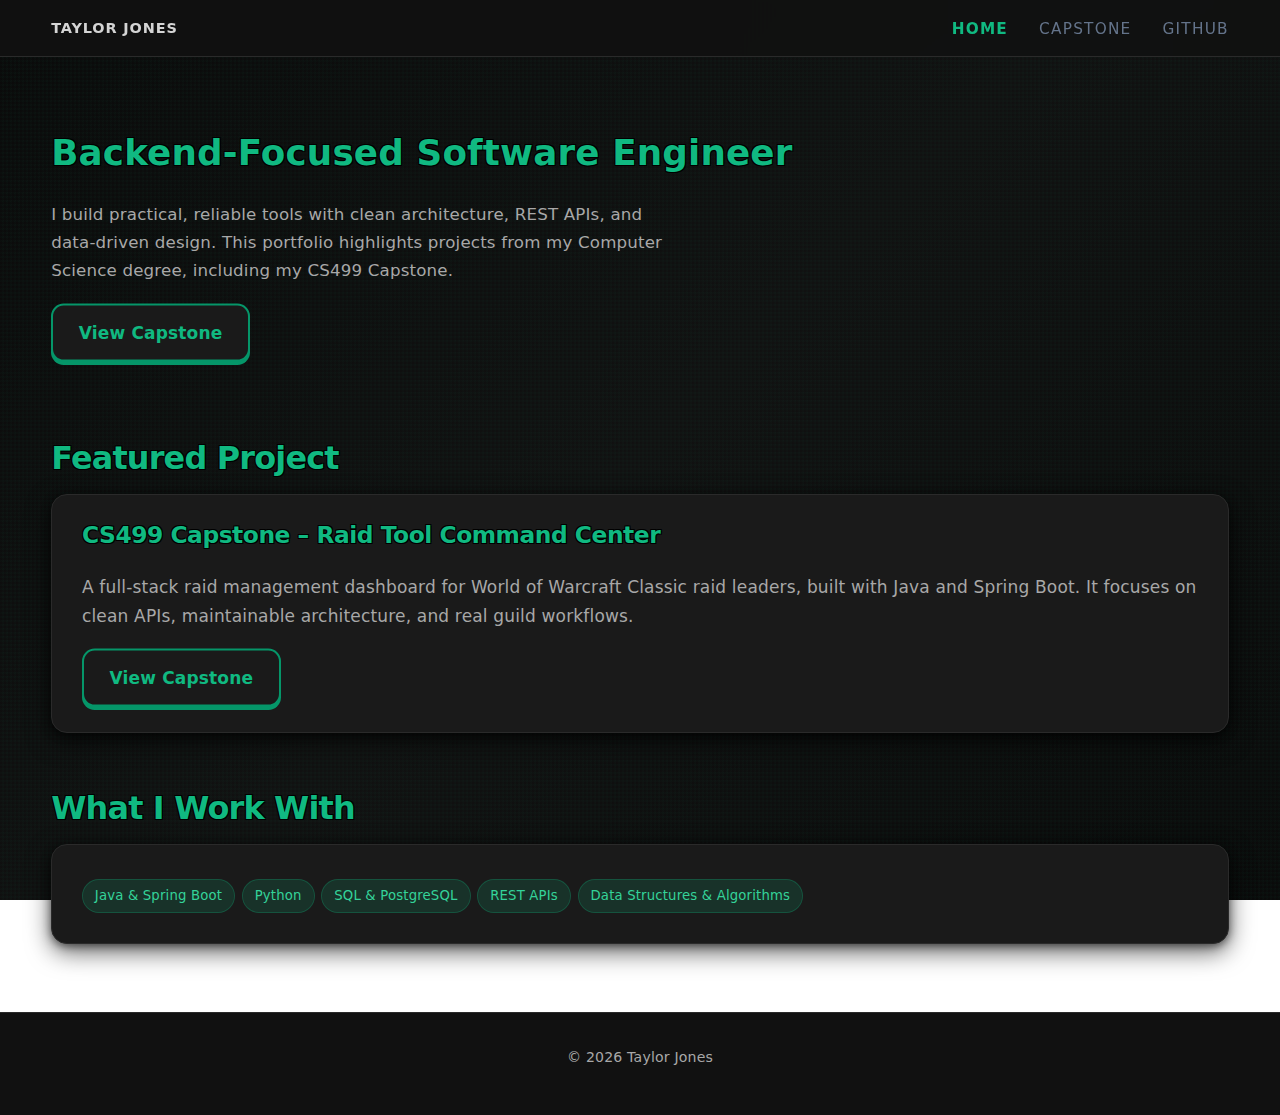
<file: index.html>
<!DOCTYPE html>
<html lang="en">
<head>
  <meta charset="utf-8" />
  <title>Taylor Jones | Software Engineer</title>
  <meta name="viewport" content="width=device-width, initial-scale=1" />
  <link rel="stylesheet" href="assets/main.css" />
</head>
<body>
  <header class="site-header">
    <div class="container nav-wrapper">
      <a href="index.html" class="logo">Taylor Jones</a>

      <nav class="nav-links">
        <a href="index.html" class="active">Home</a>
        <a href="capstone.html">Capstone</a>
        <a href="https://github.com/tayl0r-j" target="_blank" rel="noopener noreferrer">GitHub</a>
      </nav>

      <button class="nav-toggle" id="navToggle" aria-label="Toggle navigation">
        ☰
      </button>
    </div>
  </header>

  <div class="mobile-nav" id="mobileNav">
    <a href="index.html" class="active">Home</a>
    <a href="capstone.html">Capstone</a>
    <a href="https://github.com/tayl0r-j" target="_blank" rel="noopener noreferrer">GitHub</a>
  </div>

  <main class="container">
    <section class="hero">
      <h1>Backend-Focused Software Engineer</h1>
      <p>
        I build practical, reliable tools with clean architecture, REST APIs, and
        data-driven design. This portfolio highlights projects from my Computer
        Science degree, including my CS499 Capstone.
      </p>
      <div class="hero-buttons">
        <a class="btn" href="capstone.html">
          <span class="button_top">View Capstone</span>
        </a>
      </div>
    </section>

    <section class="section">
      <h2>Featured Project</h2>
      <div class="card">
        <h3>CS499 Capstone – Raid Tool Command Center</h3>
        <p>
          A full-stack raid management dashboard for World of Warcraft Classic raid leaders,
          built with Java and Spring Boot. It focuses on clean APIs, maintainable architecture,
          and real guild workflows.
        </p>
        <div class="card-actions">
          <a class="btn" href="capstone.html">
            <span class="button_top">View Capstone</span>
          </a>
        </div>
      </div>
    </section>

    <section class="section">
      <h2>What I Work With</h2>
      <div class="card">
        <ul class="pill-list">
          <li>Java &amp; Spring Boot</li>
          <li>Python</li>
          <li>SQL &amp; PostgreSQL</li>
          <li>REST APIs</li>
          <li>Data Structures &amp; Algorithms</li>
        </ul>
      </div>
    </section>
  </main>

  <footer class="site-footer">
    <div class="container footer-inner">
      <p>&copy; <span id="year"></span> Taylor Jones</p>
    </div>
  </footer>

  <script>
    const navToggle = document.getElementById('navToggle');
    const mobileNav = document.getElementById('mobileNav');

    navToggle.addEventListener('click', () => {
      mobileNav.classList.toggle('open');
    });

    document.getElementById('year').textContent = new Date().getFullYear();
  </script>
</body>
</html>
</file>
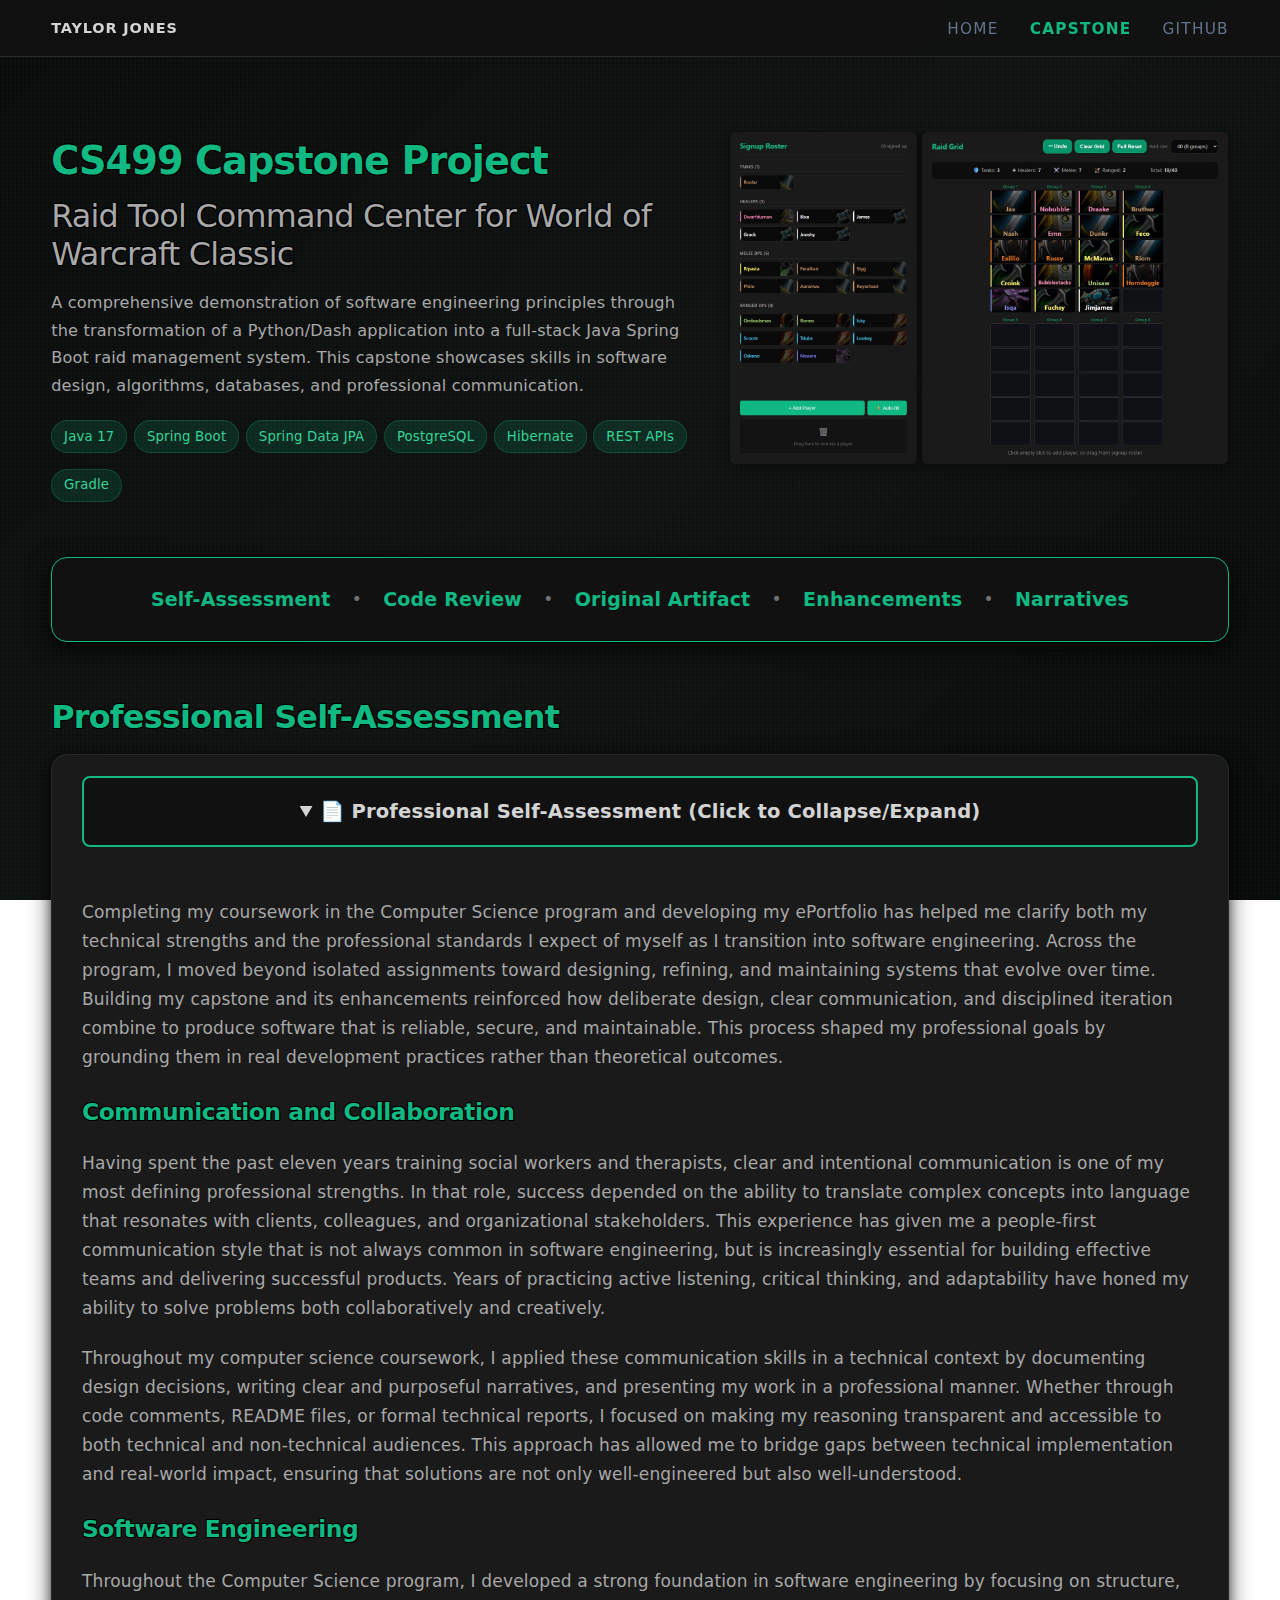
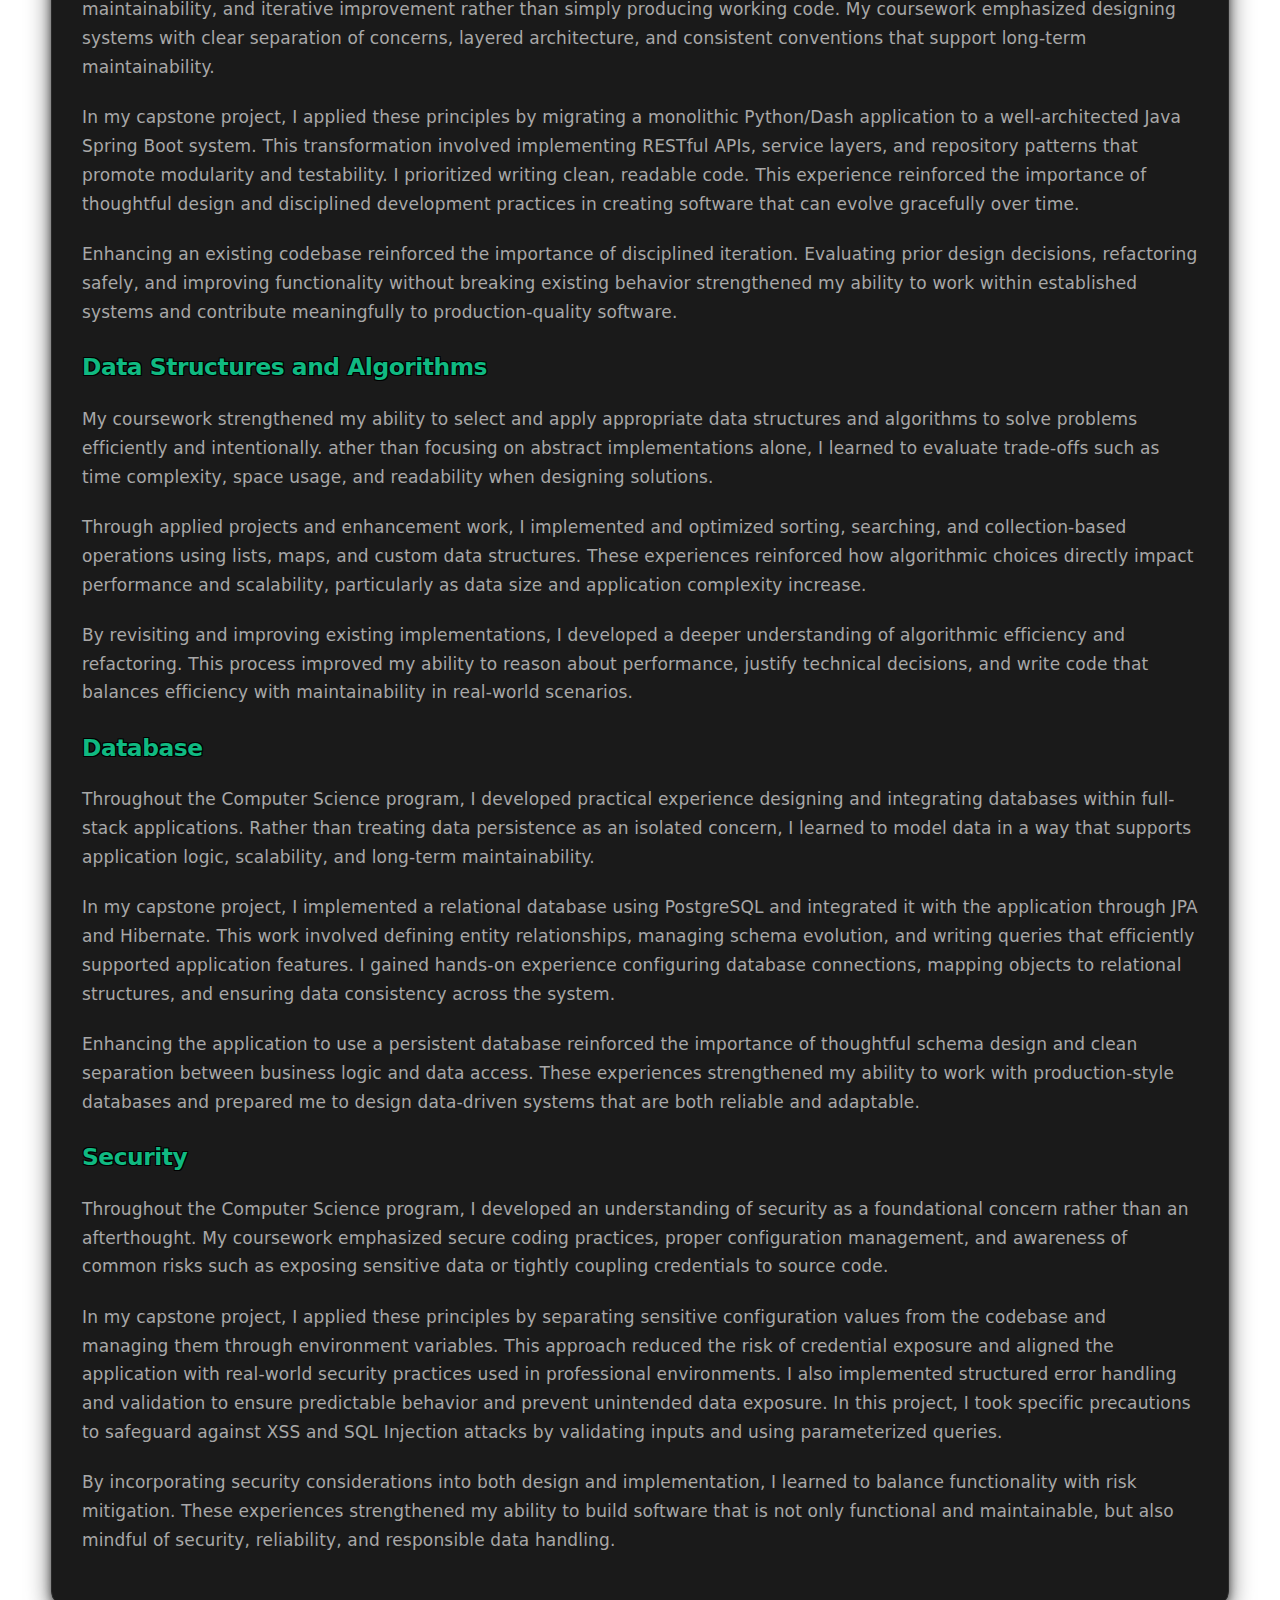
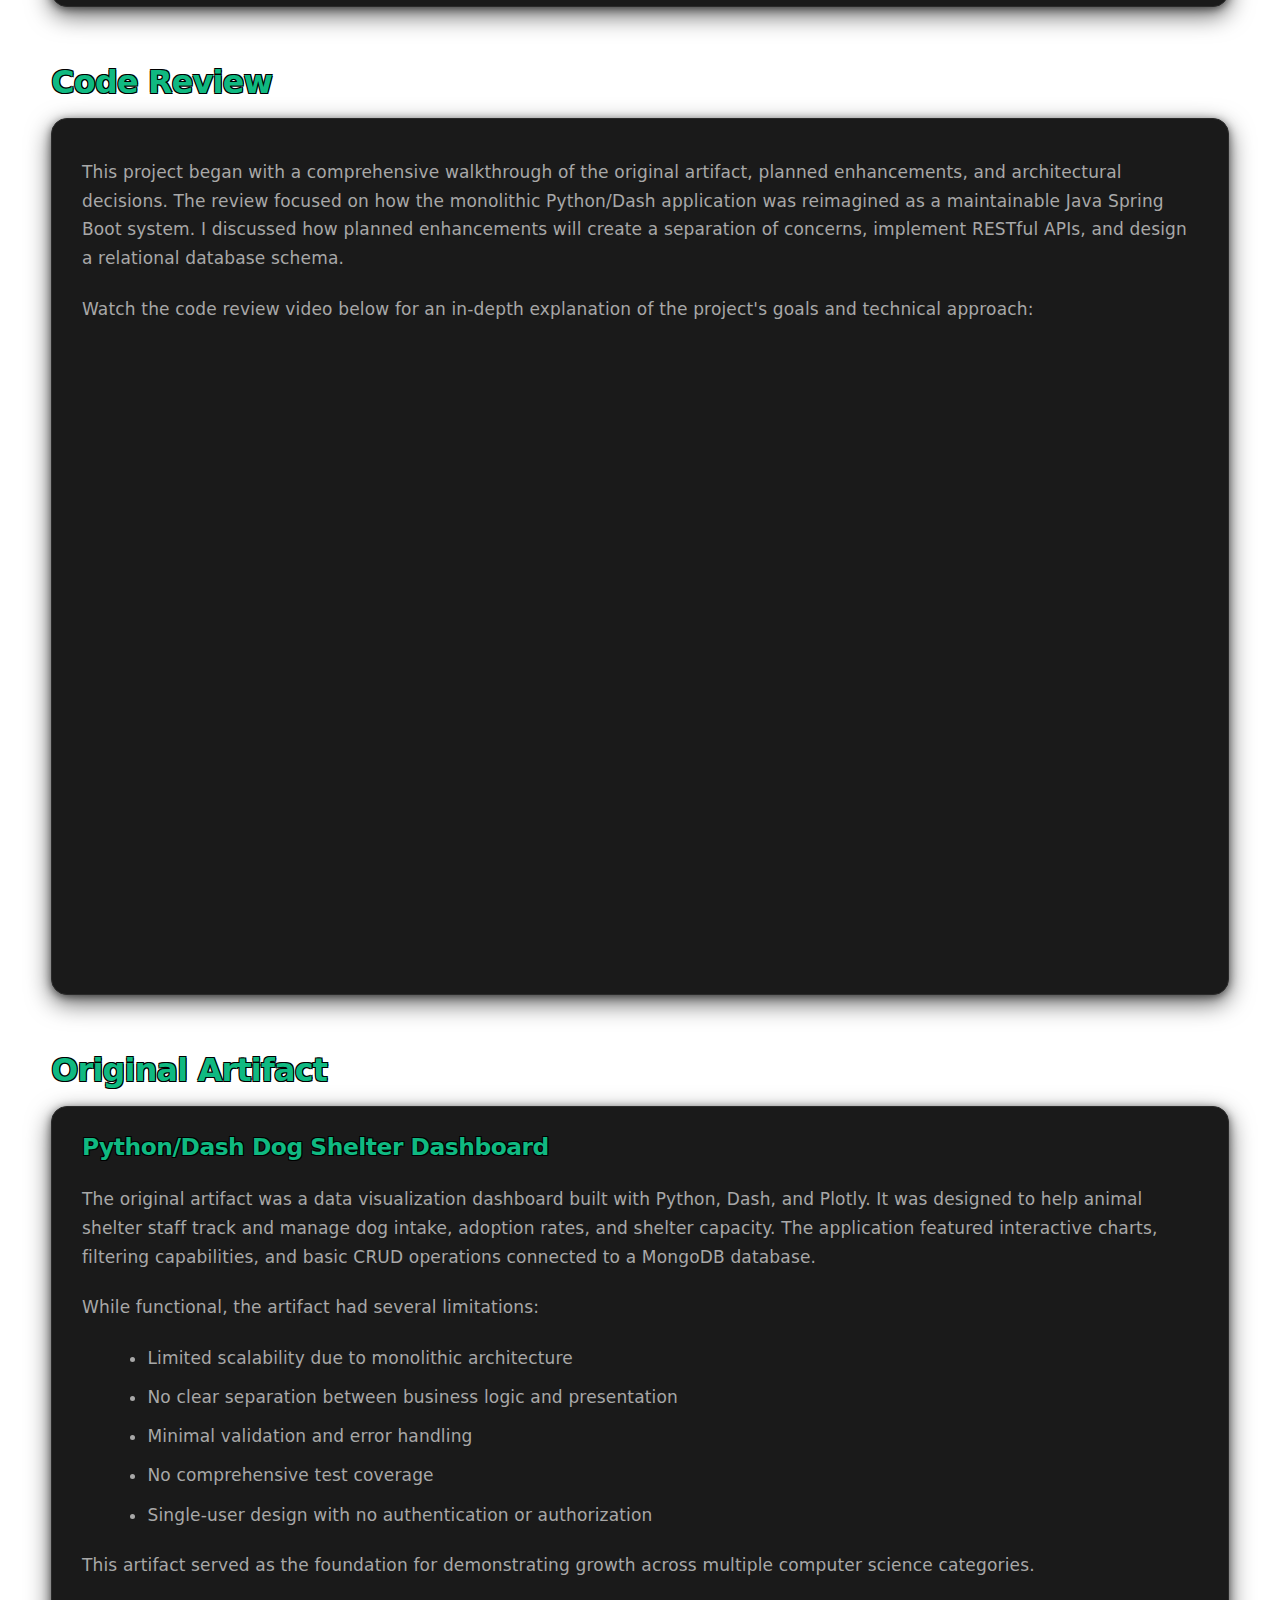
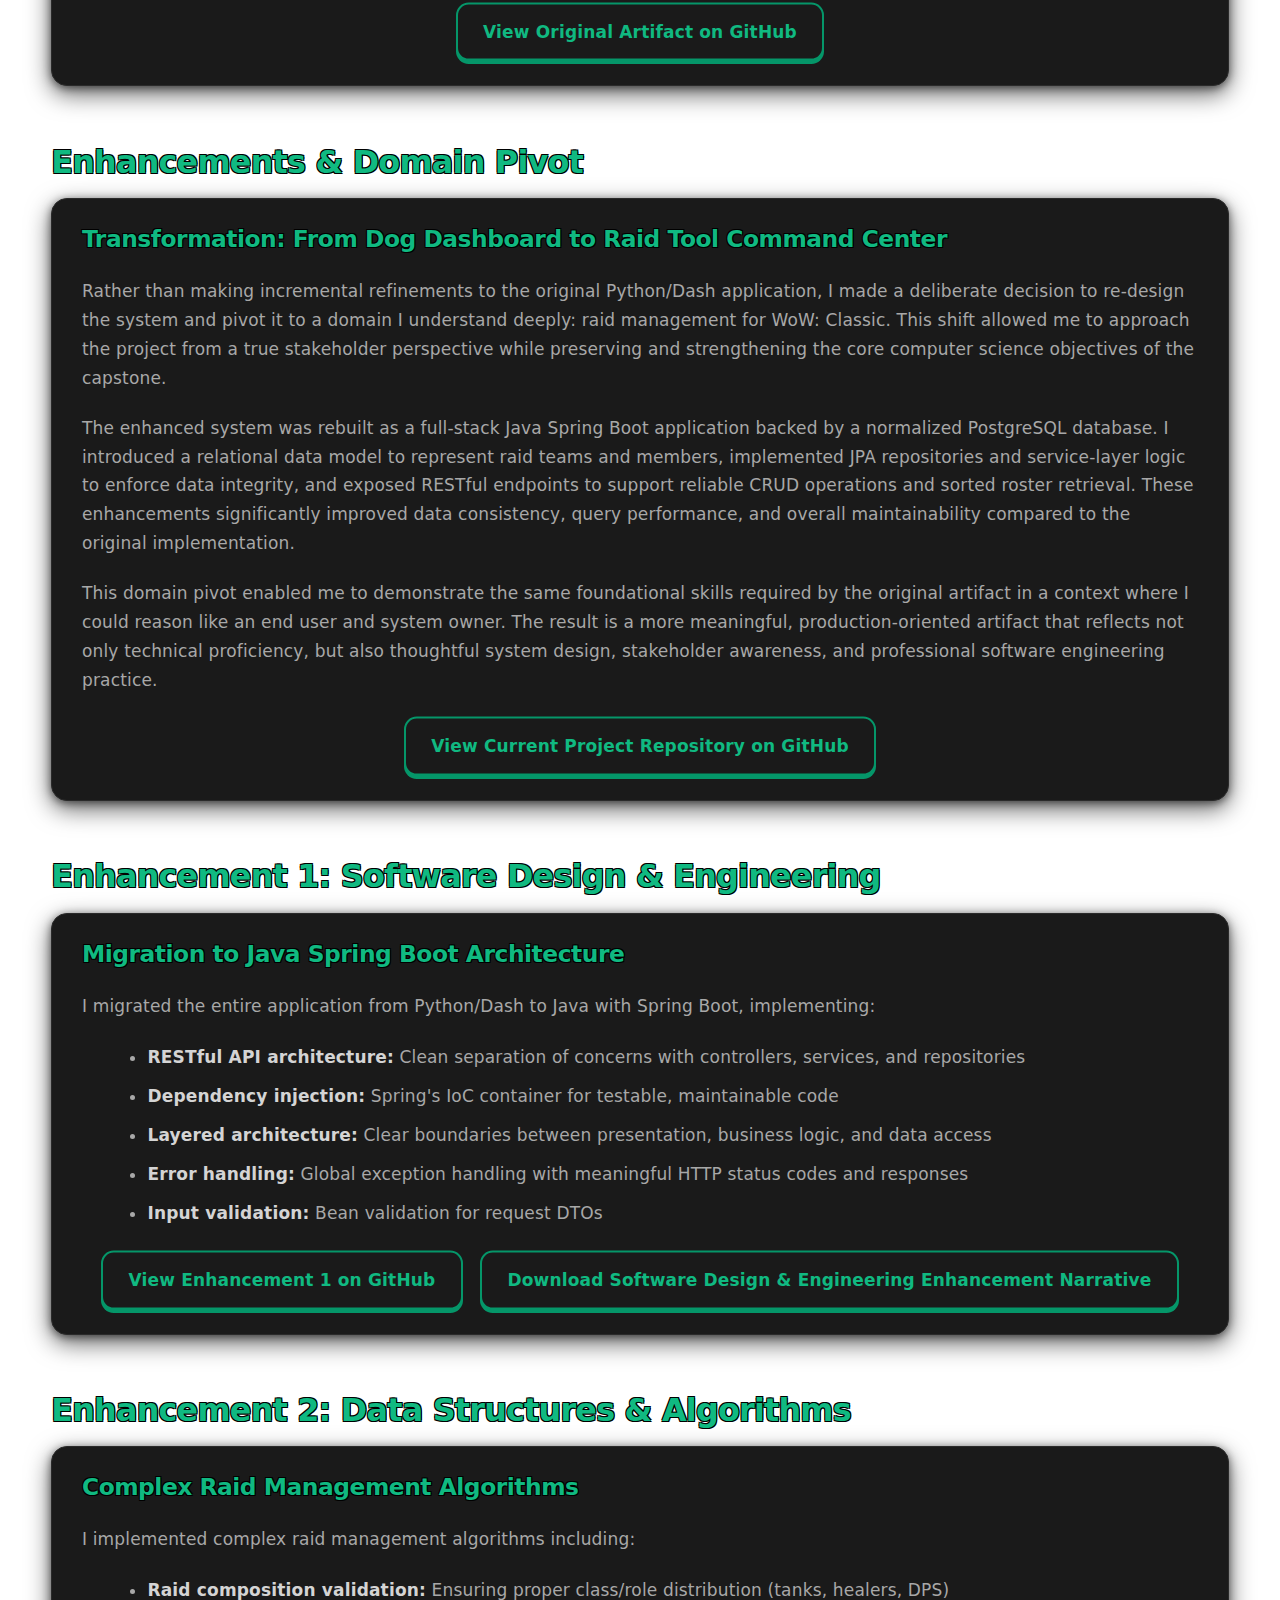
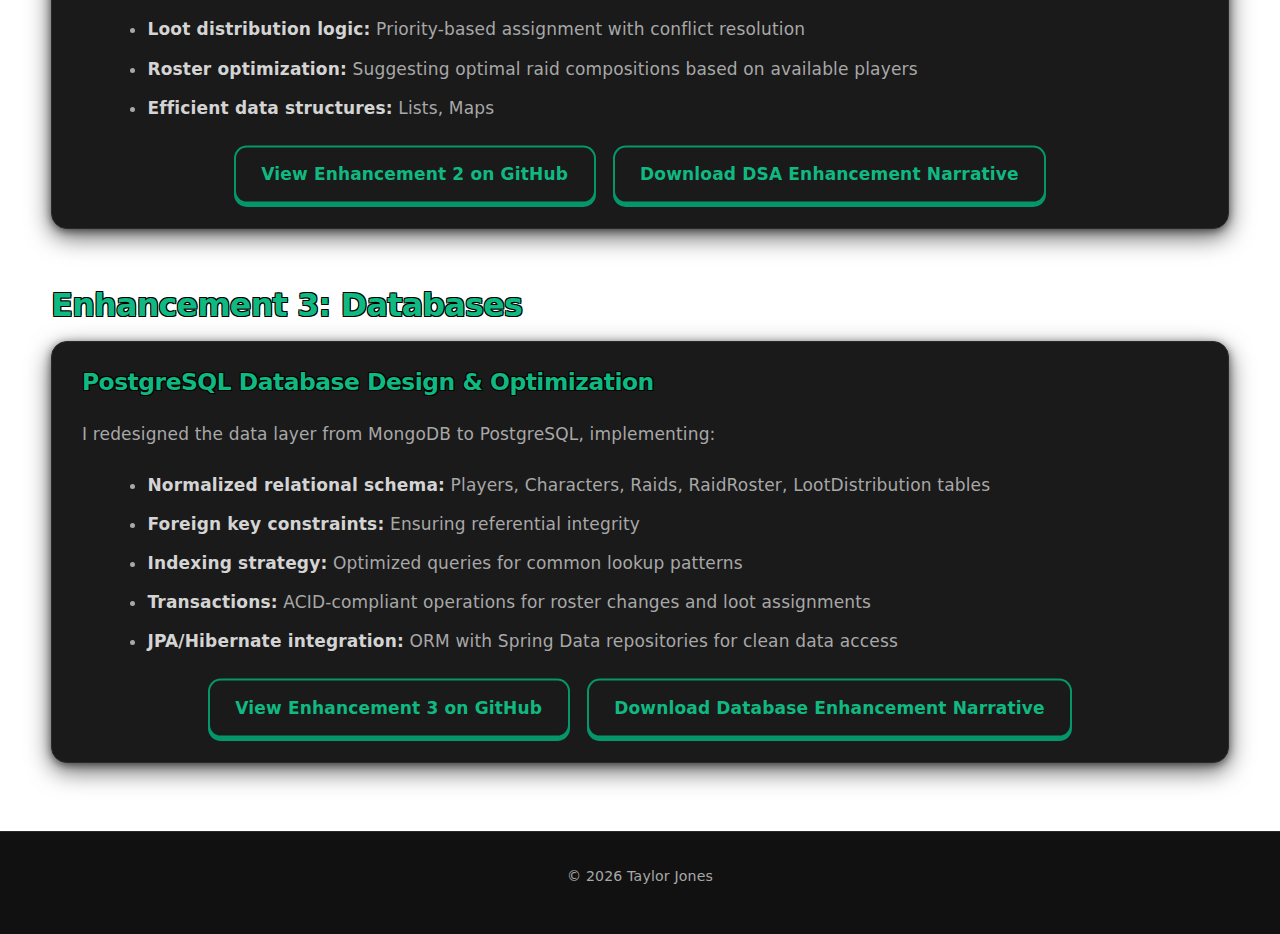
<file: capstone.html>
<!DOCTYPE html>
<html lang="en">
<head>
  <meta charset="utf-8" />
  <title>CS499 Capstone Project | Taylor Jones</title>
  <meta name="viewport" content="width=device-width, initial-scale=1" />
  <link rel="stylesheet" href="assets/main.css" />
</head>
<body>
  <header class="site-header">
    <div class="container nav-wrapper">
      <a href="index.html" class="logo">Taylor Jones</a>

      <nav class="nav-links">
        <a href="index.html">Home</a>
        <a href="capstone.html" class="active">Capstone</a>
        <a href="https://github.com/tayl0r-j" target="_blank" rel="noopener noreferrer">GitHub</a>
      </nav>

      <button class="nav-toggle" id="navToggle" aria-label="Toggle navigation">
        ☰
      </button>
    </div>
  </header>

  <div class="mobile-nav" id="mobileNav">
    <a href="index.html">Home</a>
    <a href="capstone.html" class="active">Capstone</a>
    <a href="https://github.com/tayl0r-j" target="_blank" rel="noopener noreferrer">GitHub</a>
  </div>

  <main class="container">
    <!-- Hero Section -->
    <section class="section" style="display: grid; grid-template-columns: 1fr auto; gap: 2rem; align-items: start;">
      <div>
        <h1>CS499 Capstone Project</h1>
        <h2 style="margin-top: 0.5rem; color: var(--text-muted); font-weight: 400;">Raid Tool Command Center for World of Warcraft Classic</h2>
        <p class="section-intro">
          A comprehensive demonstration of software engineering principles through the transformation 
          of a Python/Dash application into a full-stack Java Spring Boot raid management system. 
          This capstone showcases skills in software design, algorithms, databases, and professional communication.
        </p>
        <ul class="pill-list">
            <li>Java 17</li>
            <li>Spring Boot</li>
            <li>Spring Data JPA</li>
            <li>PostgreSQL</li>
            <li>Hibernate</li>
            <li>REST APIs</li>
            <li>Gradle</li>
          </ul>
      </div>
      <div style="align-self: start; margin-top: 20px;">
        <a href="assets/pictures/raidtoolpic1.png" target="_blank" style="cursor: zoom-in;">
          <img src="assets/pictures/raidtoolpic1.png" alt="Raid Tool Screenshot" style="width: 500px; border-radius: 8px; box-shadow: 0 4px 12px rgba(0, 0, 0, 0.3); transition: transform 0.2s ease;" onmouseover="this.style.transform='scale(1.02)'" onmouseout="this.style.transform='scale(1)'">
        </a>
      </div>
    </section>

    <!-- Quick Navigation -->
    <section class="section">
      <div class="card" style="background: var(--bg-header); border: 1px solid var(--brand); padding: 1.5rem;">
        <nav style="display: flex; flex-wrap: wrap; gap: 1.25rem; justify-content: center; align-items: center;">
          <a href="#self-assessment" class="section-link">Self-Assessment</a>
          <span style="color: var(--text-subtle);">•</span>
          <a href="#code-review" class="section-link">Code Review</a>
          <span style="color: var(--text-subtle);">•</span>
          <a href="#original-artifact" class="section-link">Original Artifact</a>
          <span style="color: var(--text-subtle);">•</span>
          <a href="#enhancements" class="section-link">Enhancements</a>
          <span style="color: var(--text-subtle);">•</span>
          <a href="#narratives" class="section-link">Narratives</a>
        </nav>
      </div>
    </section>
   
    <!-- Professional Self-Assessment -->
    <section class="section" id="self-assessment">
      <h2>Professional Self-Assessment</h2>
      <div class="card">
        <details open>
          <summary style="cursor: pointer; font-size: 1.15rem; font-weight: 600; padding: 1rem 1.25rem; background: var(--bg-header); border: 2px solid var(--brand); border-radius: 8px; margin-bottom: 1.5rem; user-select: none; text-align: center;">
            📄 Professional Self-Assessment (Click to Collapse/Expand)
          </summary>
          <div style="padding: 0.5rem 0;">
            <p>
              Completing my coursework in the Computer Science program and developing my ePortfolio has helped me clarify both my 
              technical strengths and the professional standards I expect of myself as I transition into software engineering. 
              Across the program, I moved beyond isolated assignments toward designing, refining, and maintaining systems that evolve 
              over time. Building my capstone and its enhancements reinforced how deliberate design, clear communication, and disciplined 
              iteration combine to produce software that is reliable, secure, and maintainable. This process shaped my professional goals
              by grounding them in real development practices rather than theoretical outcomes.
            </p>
            
            <h3>Communication and Collaboration</h3>
            <p>
              Having spent the past eleven years training social workers and therapists, clear and intentional communication is one of my most defining 
              professional strengths. In that role, success depended on the ability to translate complex concepts into language that resonates with 
              clients, colleagues, and organizational stakeholders. This experience has given me a people-first communication style that is not always 
              common in software engineering, but is increasingly essential for building effective teams and delivering successful products. Years of practicing
              active listening, critical thinking, and adaptability have honed my ability to solve problems both collaboratively and creatively.      
            </p>

            <p>
              Throughout my computer science coursework, I applied these communication skills in a technical context by documenting design decisions, 
              writing clear and purposeful narratives, and presenting my work in a professional manner. Whether through code comments, README files, 
              or formal technical reports, I focused on making my reasoning transparent and accessible to both technical and non-technical audiences. 
              This approach has allowed me to bridge gaps between technical implementation and real-world impact, ensuring that solutions are not only 
              well-engineered but also well-understood.
            </p>

            <h3>Software Engineering</h3>

            <p>
              Throughout the Computer Science program, I developed a strong foundation in software engineering by focusing on structure, maintainability, 
              and iterative improvement rather than simply producing working code. My coursework emphasized designing systems with clear separation of 
              concerns, layered architecture, and consistent conventions that support long-term maintainability.
            </p>

            <p>
              In my capstone project, I applied these principles by migrating a monolithic Python/Dash application to a well-architected Java Spring Boot 
              system. This transformation involved implementing RESTful APIs, service layers, and repository patterns that promote modularity and testability. 
              I prioritized writing clean, readable code. This experience reinforced the importance of thoughtful design and disciplined development practices in creating software that can evolve gracefully 
              over time.
            </p>

            <p>
              Enhancing an existing codebase reinforced the importance of disciplined iteration. Evaluating prior design decisions, refactoring safely, 
              and improving functionality without breaking existing behavior strengthened my ability to work within established systems and contribute 
              meaningfully to production-quality software.
            </p>

            <h3>Data Structures and Algorithms</h3>

            <p>
              My coursework strengthened my ability to select and apply appropriate data structures and algorithms to solve problems efficiently and intentionally. 
              ather than focusing on abstract implementations alone, I learned to evaluate trade-offs such as time complexity, space usage, and readability when 
              designing solutions.
            </p>

            <p>
              Through applied projects and enhancement work, I implemented and optimized sorting, searching, and collection-based operations using lists, maps, and 
              custom data structures. These experiences reinforced how algorithmic choices directly impact performance and scalability, particularly as data size and 
              application complexity increase.
            </p>

            <p>
              By revisiting and improving existing implementations, I developed a deeper understanding of algorithmic efficiency and refactoring. This process improved 
              my ability to reason about performance, justify technical decisions, and write code that balances efficiency with maintainability in real-world scenarios.
            </p>

            <h3>Database</h3>

            <p>
              Throughout the Computer Science program, I developed practical experience designing and integrating databases within full-stack applications. Rather than treating 
              data persistence as an isolated concern, I learned to model data in a way that supports application logic, scalability, and long-term maintainability.
            </p>

            <p>
              In my capstone project, I implemented a relational database using PostgreSQL and integrated it with the application through JPA and Hibernate. This work 
              involved defining entity relationships, managing schema evolution, and writing queries that efficiently supported application features. I gained hands-on 
              experience configuring database connections, mapping objects to relational structures, and ensuring data consistency across the system.
            </p>

            <p> 
              Enhancing the application to use a persistent database reinforced the importance of thoughtful schema design and clean separation between business logic 
              and data access. These experiences strengthened my ability to work with production-style databases and prepared me to design data-driven systems that are 
              both reliable and adaptable.
            </p>

            <h3>Security</h3>

            <p>
              Throughout the Computer Science program, I developed an understanding of security as a foundational concern rather than an afterthought. My coursework 
              emphasized secure coding practices, proper configuration management, and awareness of common risks such as exposing sensitive data or tightly coupling 
              credentials to source code.
            </p>

            <p>
              In my capstone project, I applied these principles by separating sensitive configuration values from the codebase and managing them through environment 
              variables. This approach reduced the risk of credential exposure and aligned the application with real-world security practices used in professional 
              environments. I also implemented structured error handling and validation to ensure predictable behavior and prevent unintended data exposure. In this project,
              I took specific precautions to safeguard against XSS and SQL Injection attacks by validating inputs and using parameterized queries.
            </p>

            <p>By incorporating security considerations into both design and implementation, I learned to balance functionality with risk mitigation. These 
              experiences strengthened my ability to build software that is not only functional and maintainable, but also mindful of security, reliability, and 
              responsible data handling.
            </p>
          </div>
        </details>
      </div>
    </section>


    <!-- Code Review Video -->
    <section class="section" id="code-review">
      <h2>Code Review</h2>
      <div class="card">
        <p>
          This project began with a comprehensive walkthrough of the original artifact, planned enhancements, and architectural decisions.
          The review focused on how the monolithic Python/Dash application was reimagined as a maintainable Java Spring Boot system. I discussed
          how planned enhancements will create a separation of concerns, implement RESTful APIs, and design a relational database schema.
        </p>
        <p>
          Watch the code review video below for an in-depth explanation of the project's goals and technical approach:
        </p>
        <div style="position: relative; padding-bottom: 56.25%; height: 0; overflow: hidden; margin-top: 1rem;">
          <iframe 
            style="position: absolute; top: 0; left: 0; width: 100%; height: 100%; border: 0; border-radius: 8px;"
            src="https://www.youtube.com/embed/3JrWA7vgGd8" 
            title="CS499 Capstone Code Review"
            allow="accelerometer; autoplay; clipboard-write; encrypted-media; gyroscope; picture-in-picture" 
            allowfullscreen>
          </iframe>
        </div>
      </div>
    </section>

    

    <!-- Original Artifact -->
    <section class="section" id="original-artifact">
      <h2>Original Artifact</h2>
      <div class="card">
        <h3>Python/Dash Dog Shelter Dashboard</h3>
        <p>
          The original artifact was a data visualization dashboard built with Python, Dash, and Plotly. It was designed 
          to help animal shelter staff track and manage dog intake, adoption rates, and shelter capacity. The application 
          featured interactive charts, filtering capabilities, and basic CRUD operations connected to a MongoDB database.
        </p>
        <p>
          While functional, the artifact had several limitations:
        </p>
        <ul style="margin-left: 1.5rem; color: var(--text-muted);">
          <li>Limited scalability due to monolithic architecture</li>
          <li>No clear separation between business logic and presentation</li>
          <li>Minimal validation and error handling</li>
          <li>No comprehensive test coverage</li>
          <li>Single-user design with no authentication or authorization</li>
        </ul>
        <p>
          This artifact served as the foundation for demonstrating growth across multiple computer science categories.
        </p>
        <div style="margin-top: 1.5rem; text-align: center;">
          <a class="btn" href="https://github.com/tayl0r-j/rescue-animal-dashboard" target="_blank" rel="noopener noreferrer">
            <span class="button_top">View Original Artifact on GitHub</span>
          </a>
        </div>
      </div>
    </section>

    <!-- Enhancements & Domain Pivot -->
    <section class="section" id="enhancements">
      <h2>Enhancements & Domain Pivot</h2>
      <div class="card">
        <h3>Transformation: From Dog Dashboard to Raid Tool Command Center</h3>
        <p>
          Rather than making incremental refinements to the original Python/Dash application, 
          I made a deliberate decision to re-design the system and pivot it to a domain I understand deeply: raid management for 
          WoW: Classic. This shift allowed me to approach the project from a true stakeholder perspective while preserving and 
          strengthening the core computer science objectives of the capstone.
        </p>
        <p>
          The enhanced system was rebuilt as a full-stack Java Spring Boot application backed by a normalized PostgreSQL database. 
          I introduced a relational data model to represent raid teams and members, implemented JPA repositories and service-layer 
          logic to enforce data integrity, and exposed RESTful endpoints to support reliable CRUD operations and sorted roster 
          retrieval. These enhancements significantly improved data consistency, query performance, and overall maintainability 
          compared to the original implementation.
        </p>
        <p>
          This domain pivot enabled me to demonstrate the same foundational skills required by the original artifact in a context
          where I could reason like an end user and system owner. The result is a more meaningful, production-oriented artifact that 
          reflects not only technical proficiency, but also thoughtful system design, stakeholder awareness, and professional software 
          engineering practice.
        </p>
        <div style="margin-top: 1.5rem; text-align: center;">
          <a class="btn" href="https://github.com/tayl0r-j/RaidPrepTools" target="_blank" rel="noopener noreferrer">
            <span class="button_top">View Current Project Repository on GitHub</span>
          </a>
        </div>
      </div>
    </section>

    <!-- Enhancement 1: Software Design & Engineering -->
    <section class="section" id="enhancement-1">
      <h2>Enhancement 1: Software Design & Engineering</h2>
      <div class="card">
        <h3>Migration to Java Spring Boot Architecture</h3>
        <p>
          I migrated the entire application from Python/Dash to Java with Spring Boot, implementing:
        </p>
        <ul style="margin-left: 1.5rem; color: var(--text-muted);">
          <li><strong>RESTful API architecture:</strong> Clean separation of concerns with controllers, services, and repositories</li>
          <li><strong>Dependency injection:</strong> Spring's IoC container for testable, maintainable code</li>
          <li><strong>Layered architecture:</strong> Clear boundaries between presentation, business logic, and data access</li>
          <li><strong>Error handling:</strong> Global exception handling with meaningful HTTP status codes and responses</li>
          <li><strong>Input validation:</strong> Bean validation for request DTOs</li>
        </ul>
        <div style="margin-top: 1.5rem; display: flex; gap: 1rem; flex-wrap: wrap; justify-content: center;">
          <a class="btn" href="https://github.com/tayl0r-j/RaidPrepTools/releases/tag/capstone-enhancement1" target="_blank" rel="noopener noreferrer">
            <span class="button_top">View Enhancement 1 on GitHub</span>
          </a>
          <a class="btn" href="assets/narratives/M3-Initial-Setup.docx" download>
            <span class="button_top">Download Software Design & Engineering Enhancement Narrative</span>
          </a>
        </div>
      </div>
    </section>

    <!-- Enhancement 2: Data Structures & Algorithms -->
    <section class="section" id="enhancement-2">
      <h2>Enhancement 2: Data Structures & Algorithms</h2>
      <div class="card">
        <h3>Complex Raid Management Algorithms</h3>
        <p>
          I implemented complex raid management algorithms including:
        </p>
        <ul style="margin-left: 1.5rem; color: var(--text-muted);">
          <li><strong>Raid composition validation:</strong> Ensuring proper class/role distribution (tanks, healers, DPS)</li>
          <li><strong>Loot distribution logic:</strong> Priority-based assignment with conflict resolution</li>
          <li><strong>Roster optimization:</strong> Suggesting optimal raid compositions based on available players</li>
          <li><strong>Efficient data structures:</strong> Lists, Maps</li>
        </ul>
        <div style="margin-top: 1.5rem; display: flex; gap: 1rem; flex-wrap: wrap; justify-content: center;">
          <a class="btn" href="https://github.com/tayl0r-j/RaidPrepTools/releases/tag/enhancement-2" target="_blank" rel="noopener noreferrer">
            <span class="button_top">View Enhancement 2 on GitHub</span>
          </a>
          <a class="btn" href="assets/narratives/M4-DSA.docx" download>
            <span class="button_top">Download DSA Enhancement Narrative</span>
          </a>
        </div>
      </div>
    </section>

    <!-- Enhancement 3: Databases -->
    <section class="section" id="enhancement-3">
      <h2>Enhancement 3: Databases</h2>
      <div class="card">
        <h3>PostgreSQL Database Design & Optimization</h3>
        <p>
          I redesigned the data layer from MongoDB to PostgreSQL, implementing:
        </p>
        <ul style="margin-left: 1.5rem; color: var(--text-muted);">
          <li><strong>Normalized relational schema:</strong> Players, Characters, Raids, RaidRoster, LootDistribution tables</li>
          <li><strong>Foreign key constraints:</strong> Ensuring referential integrity</li>
          <li><strong>Indexing strategy:</strong> Optimized queries for common lookup patterns</li>
          <li><strong>Transactions:</strong> ACID-compliant operations for roster changes and loot assignments</li>
          <li><strong>JPA/Hibernate integration:</strong> ORM with Spring Data repositories for clean data access</li>
        </ul>
        <div style="margin-top: 1.5rem; display: flex; gap: 1rem; flex-wrap: wrap; justify-content: center;">
          <a class="btn" href="https://github.com/tayl0r-j/RaidPrepTools/releases/tag/enhancement-3" target="_blank" rel="noopener noreferrer">
            <span class="button_top">View Enhancement 3 on GitHub</span>
          </a>
          <a class="btn" href="assets/narratives/M5-Database.docx" download>
            <span class="button_top">Download Database Enhancement Narrative</span>
          </a>
        </div>
      </div>
    </section>
  </main>

  <footer class="site-footer">
    <div class="container footer-inner">
      <p>&copy; <span id="year"></span> Taylor Jones</p>
    </div>
  </footer>

  <script>
    const navToggle = document.getElementById('navToggle');
    const mobileNav = document.getElementById('mobileNav');

    navToggle.addEventListener('click', () => {
      mobileNav.classList.toggle('open');
    });

    document.getElementById('year').textContent = new Date().getFullYear();
  </script>
</body>
</html>
</file>
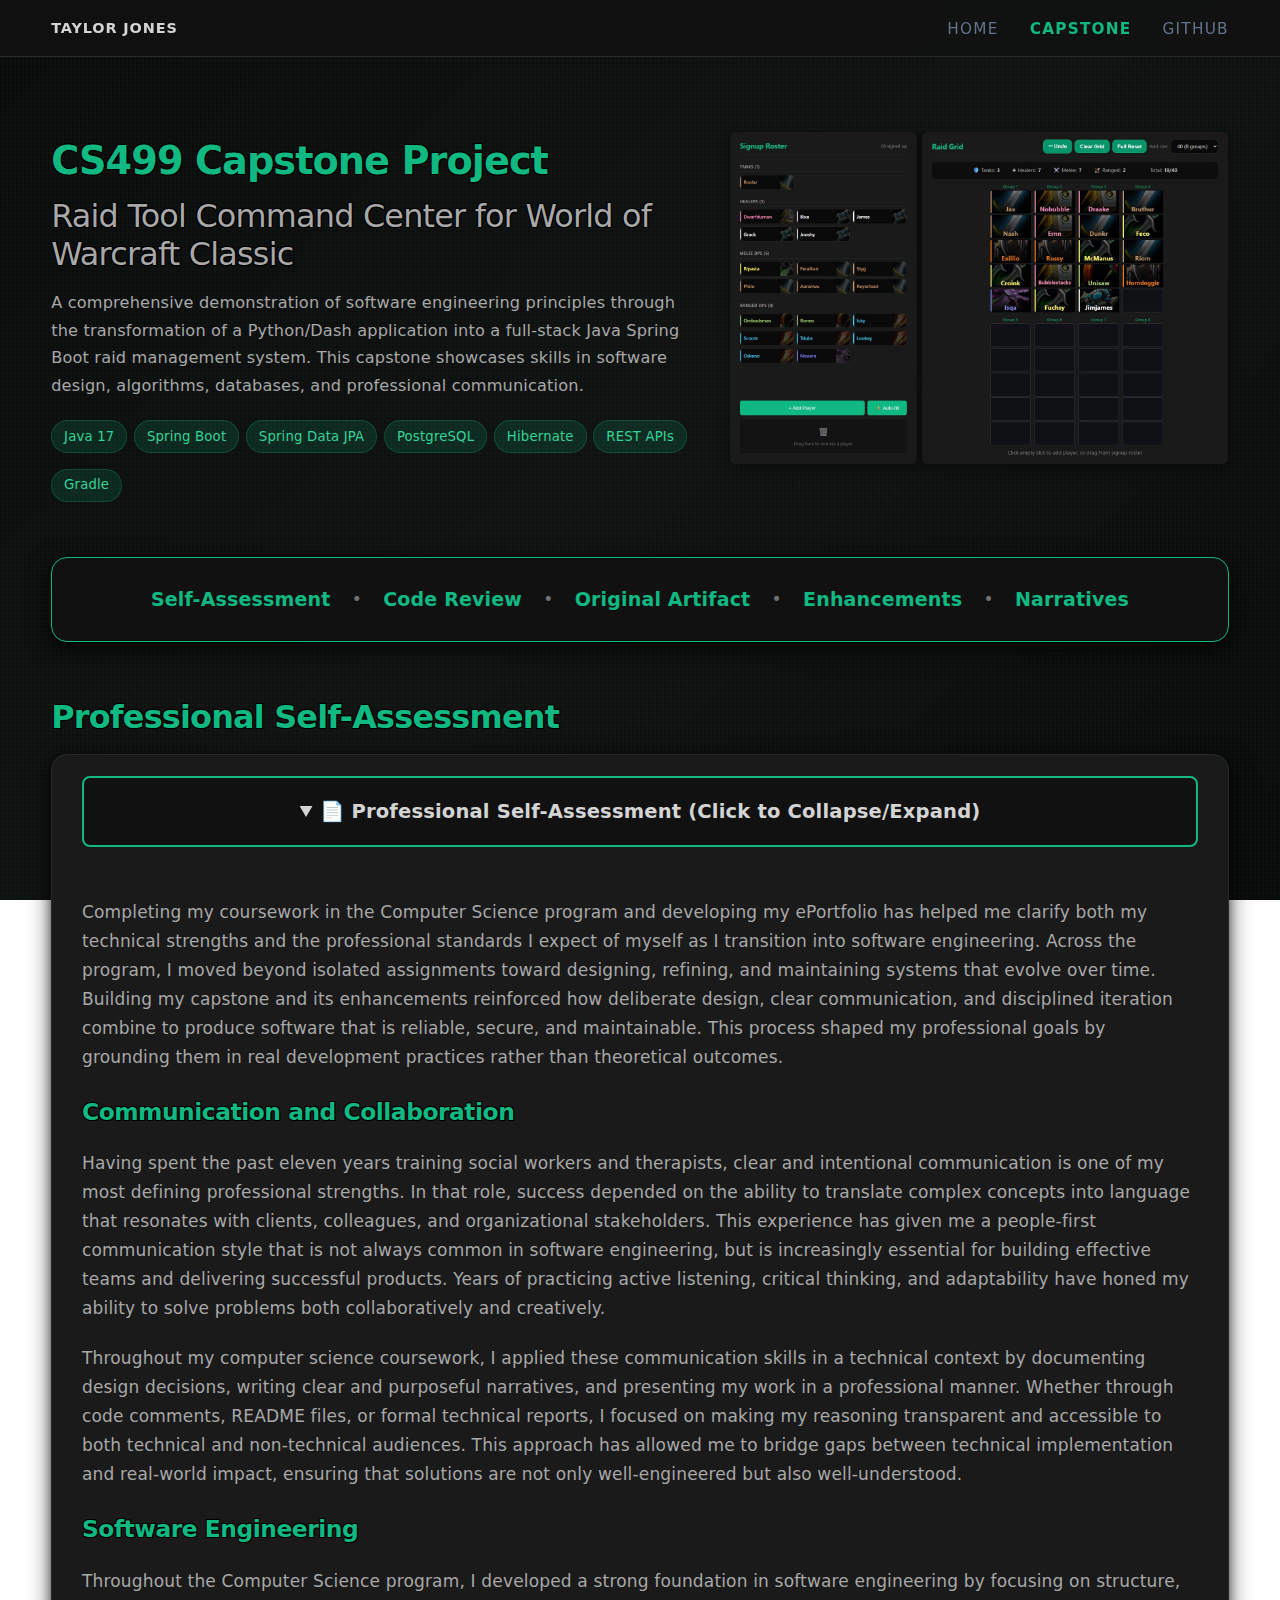
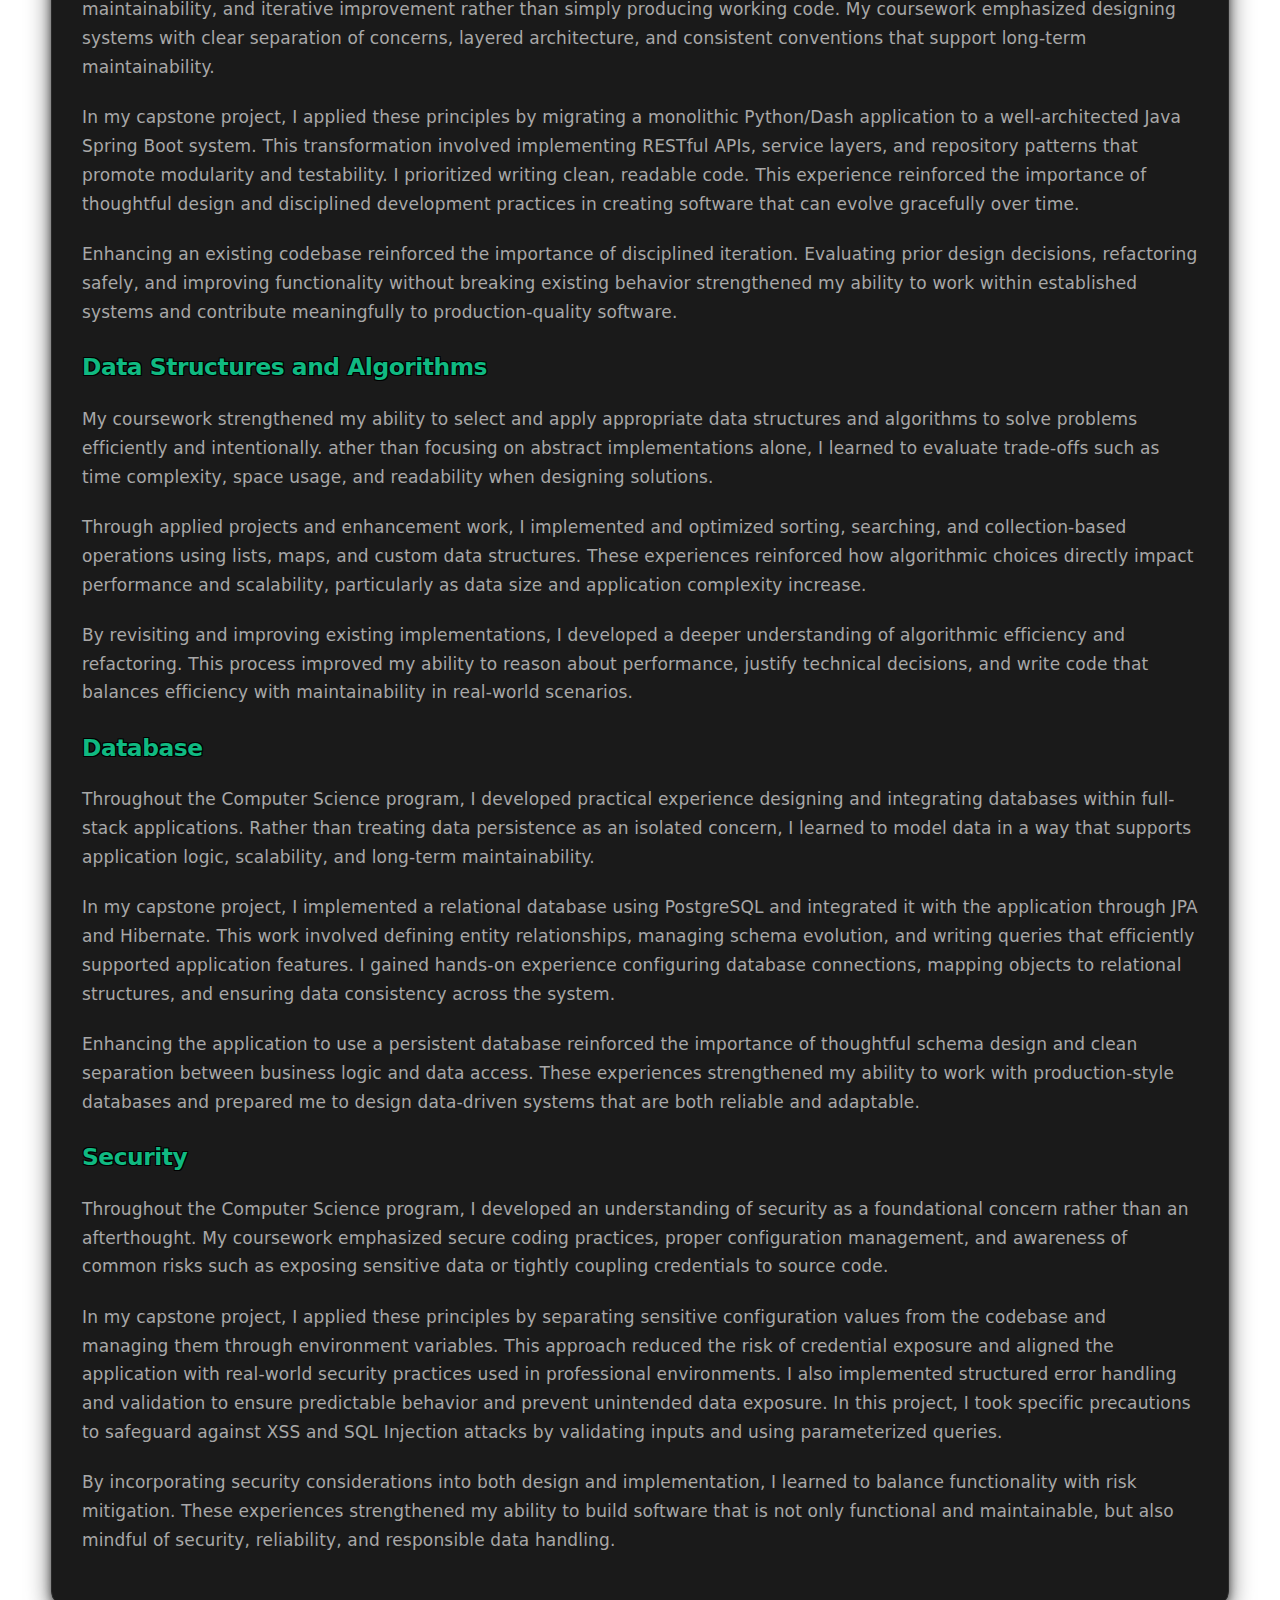
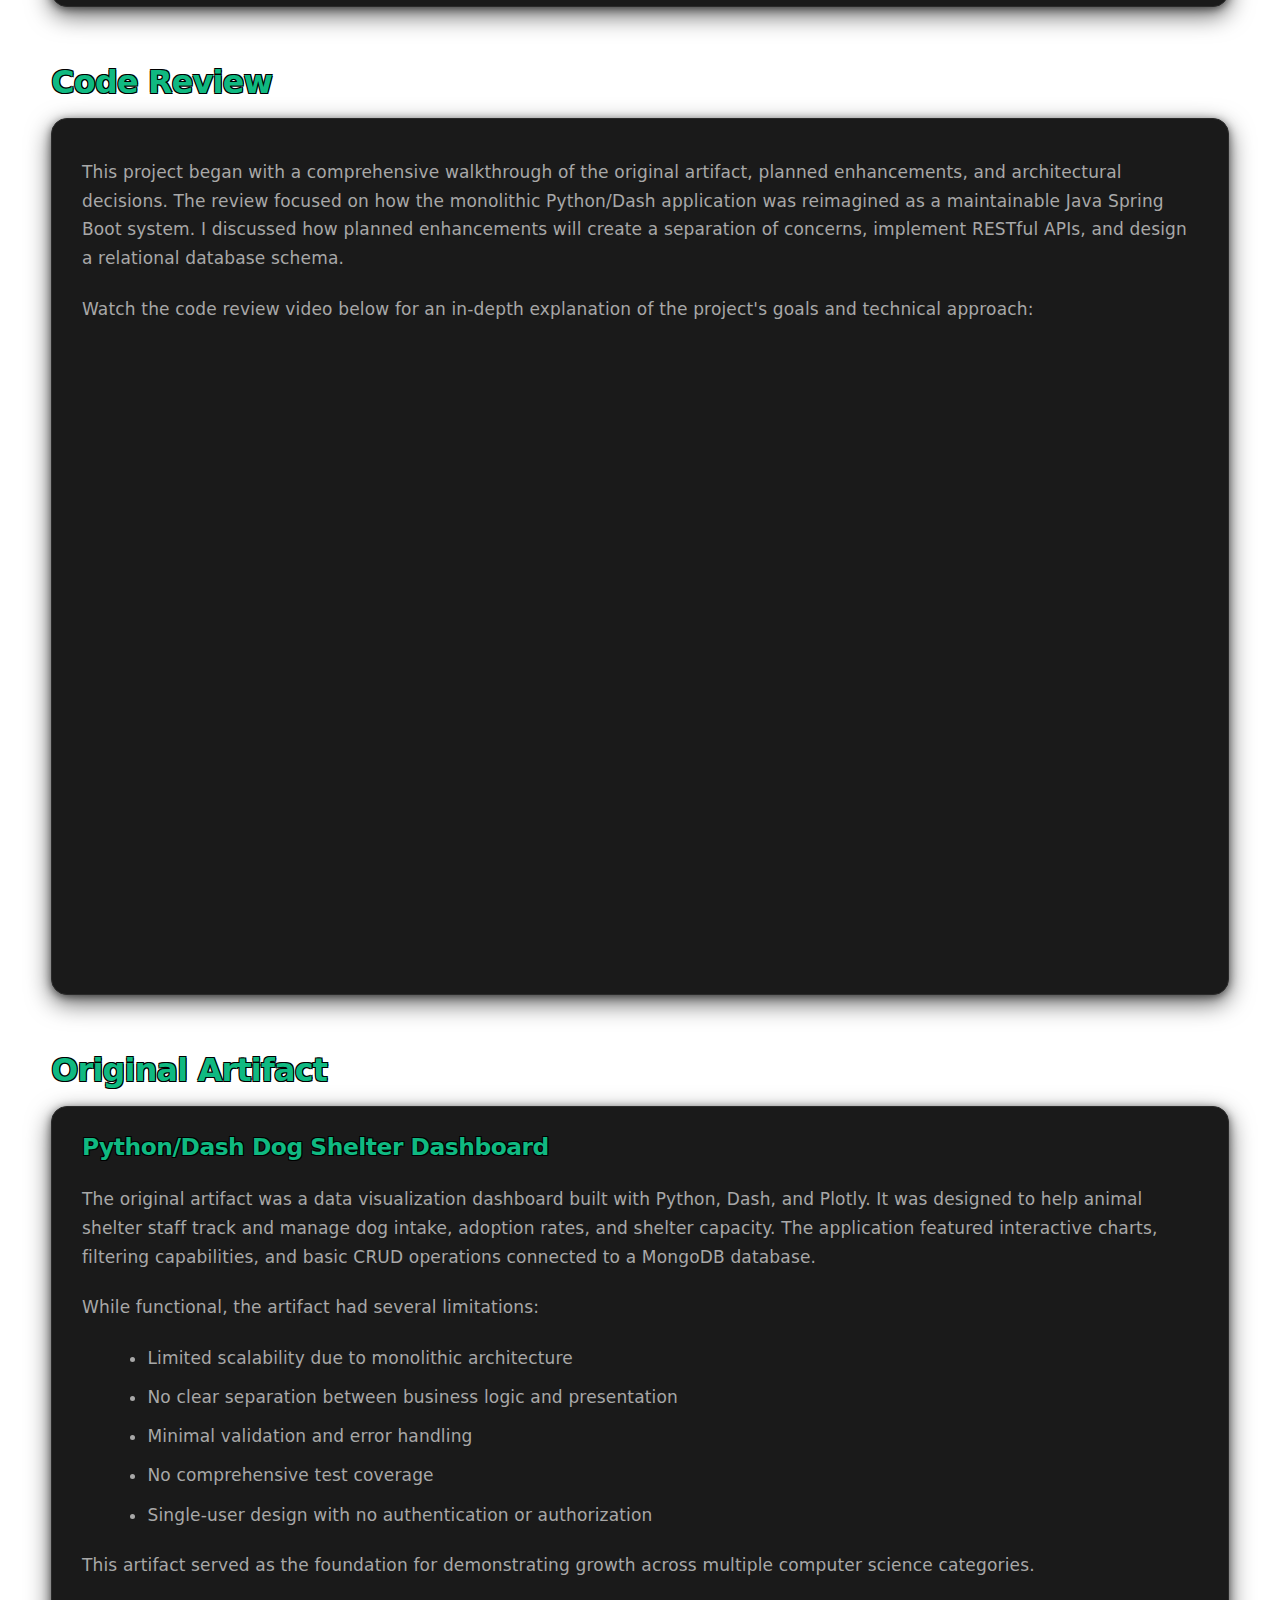
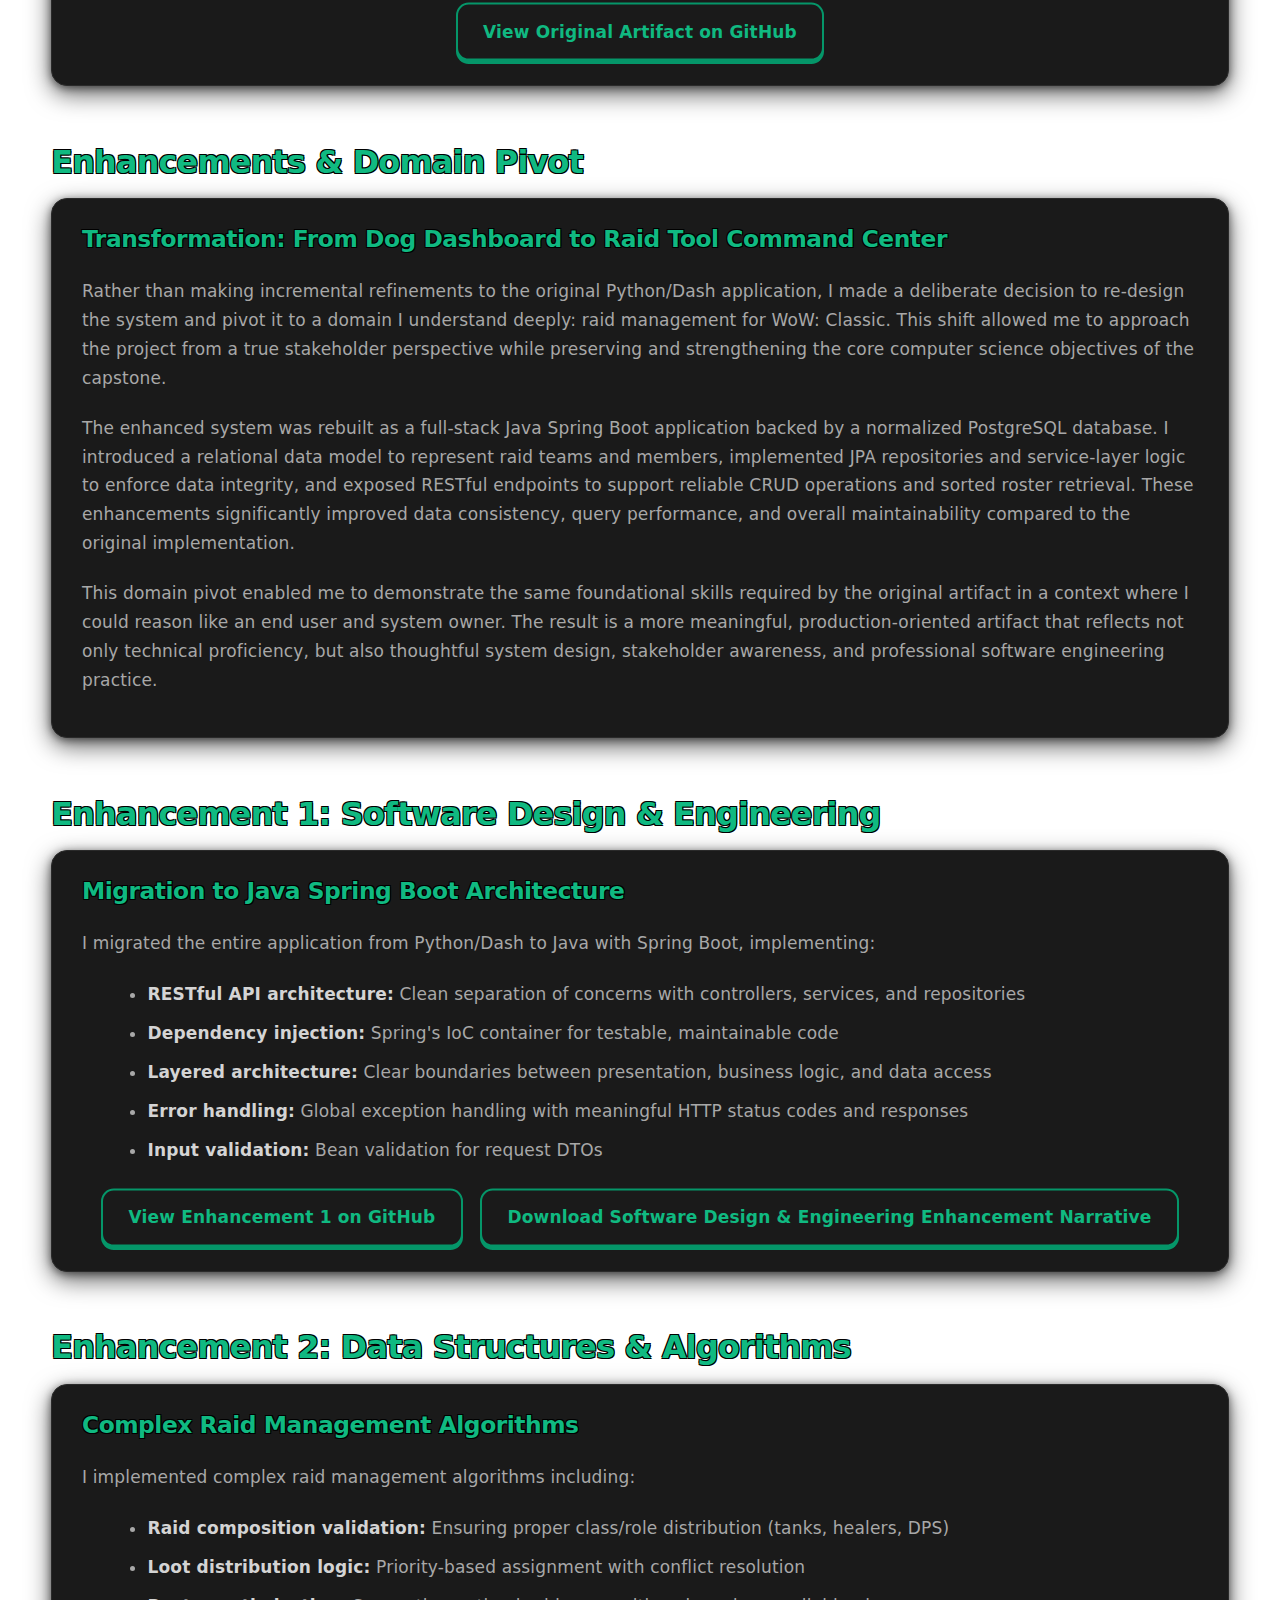
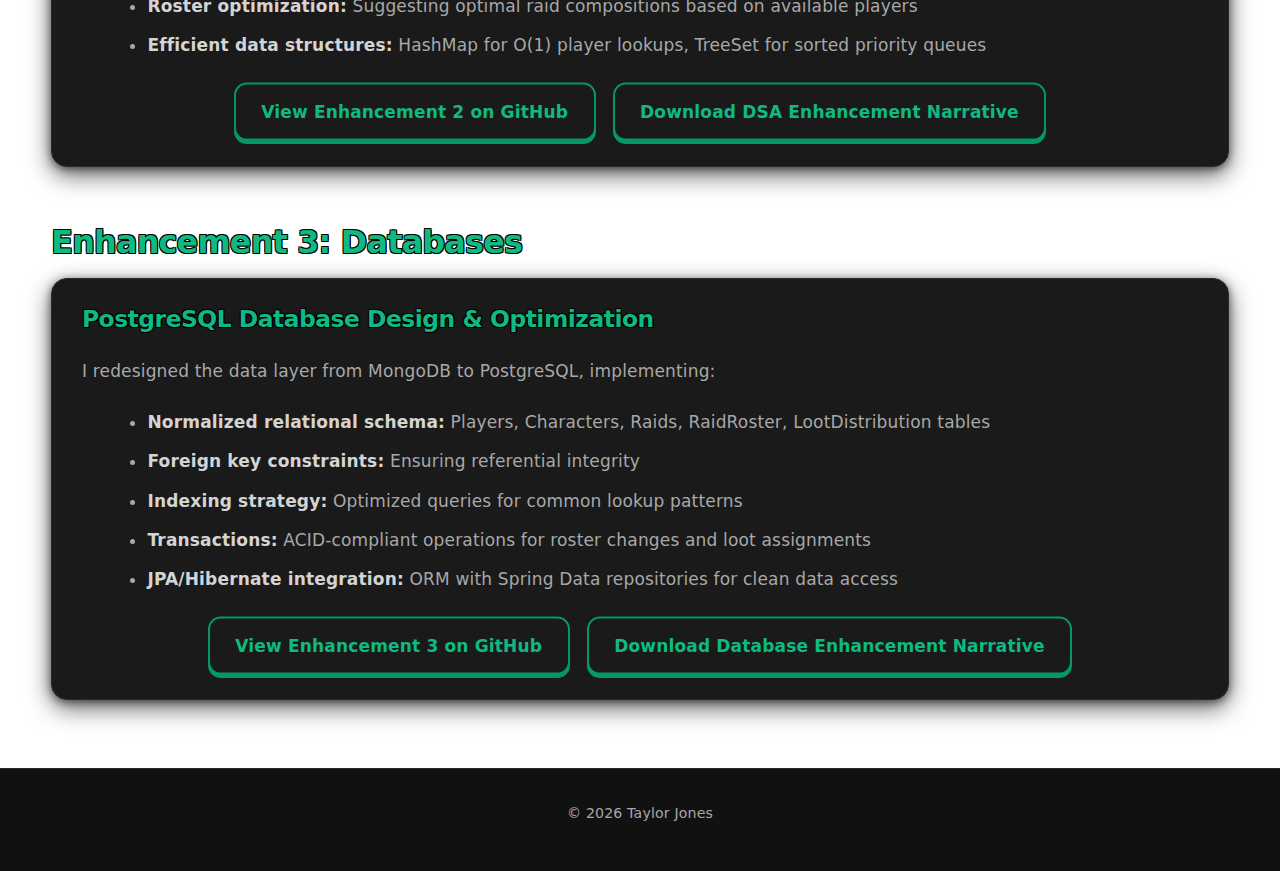
<file: Taylor_ePortfolio/Taylor_ePortfolio/capstone.html>
<!DOCTYPE html>
<html lang="en">
<head>
  <meta charset="utf-8" />
  <title>CS499 Capstone Project | Taylor Jones</title>
  <meta name="viewport" content="width=device-width, initial-scale=1" />
  <link rel="stylesheet" href="assets/main.css" />
</head>
<body>
  <header class="site-header">
    <div class="container nav-wrapper">
      <a href="index.html" class="logo">Taylor Jones</a>

      <nav class="nav-links">
        <a href="index.html">Home</a>
        <a href="capstone.html" class="active">Capstone</a>
        <a href="https://github.com/tayl0r-j" target="_blank" rel="noopener noreferrer">GitHub</a>
      </nav>

      <button class="nav-toggle" id="navToggle" aria-label="Toggle navigation">
        ☰
      </button>
    </div>
  </header>

  <div class="mobile-nav" id="mobileNav">
    <a href="index.html">Home</a>
    <a href="capstone.html" class="active">Capstone</a>
    <a href="https://github.com/tayl0r-j" target="_blank" rel="noopener noreferrer">GitHub</a>
  </div>

  <main class="container">
    <!-- Hero Section -->
    <section class="section" style="display: grid; grid-template-columns: 1fr auto; gap: 2rem; align-items: start;">
      <div>
        <h1>CS499 Capstone Project</h1>
        <h2 style="margin-top: 0.5rem; color: var(--text-muted); font-weight: 400;">Raid Tool Command Center for World of Warcraft Classic</h2>
        <p class="section-intro">
          A comprehensive demonstration of software engineering principles through the transformation 
          of a Python/Dash application into a full-stack Java Spring Boot raid management system. 
          This capstone showcases skills in software design, algorithms, databases, and professional communication.
        </p>
        <ul class="pill-list">
            <li>Java 17</li>
            <li>Spring Boot</li>
            <li>Spring Data JPA</li>
            <li>PostgreSQL</li>
            <li>Hibernate</li>
            <li>REST APIs</li>
            <li>Gradle</li>
          </ul>
      </div>
      <div style="align-self: start; margin-top: 20px;">
        <a href="assets/pictures/raidtoolpic1.png" target="_blank" style="cursor: zoom-in;">
          <img src="assets/pictures/raidtoolpic1.png" alt="Raid Tool Screenshot" style="width: 500px; border-radius: 8px; box-shadow: 0 4px 12px rgba(0, 0, 0, 0.3); transition: transform 0.2s ease;" onmouseover="this.style.transform='scale(1.02)'" onmouseout="this.style.transform='scale(1)'">
        </a>
      </div>
    </section>

    <!-- Quick Navigation -->
    <section class="section">
      <div class="card" style="background: var(--bg-header); border: 1px solid var(--brand); padding: 1.5rem;">
        <nav style="display: flex; flex-wrap: wrap; gap: 1.25rem; justify-content: center; align-items: center;">
          <a href="#self-assessment" class="section-link">Self-Assessment</a>
          <span style="color: var(--text-subtle);">•</span>
          <a href="#code-review" class="section-link">Code Review</a>
          <span style="color: var(--text-subtle);">•</span>
          <a href="#original-artifact" class="section-link">Original Artifact</a>
          <span style="color: var(--text-subtle);">•</span>
          <a href="#enhancements" class="section-link">Enhancements</a>
          <span style="color: var(--text-subtle);">•</span>
          <a href="#narratives" class="section-link">Narratives</a>
        </nav>
      </div>
    </section>
   
    <!-- Professional Self-Assessment -->
    <section class="section" id="self-assessment">
      <h2>Professional Self-Assessment</h2>
      <div class="card">
        <details open>
          <summary style="cursor: pointer; font-size: 1.15rem; font-weight: 600; padding: 1rem 1.25rem; background: var(--bg-header); border: 2px solid var(--brand); border-radius: 8px; margin-bottom: 1.5rem; user-select: none; text-align: center;">
            📄 Professional Self-Assessment (Click to Collapse/Expand)
          </summary>
          <div style="padding: 0.5rem 0;">
            <p>
              Completing my coursework in the Computer Science program and developing my ePortfolio has helped me clarify both my 
              technical strengths and the professional standards I expect of myself as I transition into software engineering. 
              Across the program, I moved beyond isolated assignments toward designing, refining, and maintaining systems that evolve 
              over time. Building my capstone and its enhancements reinforced how deliberate design, clear communication, and disciplined 
              iteration combine to produce software that is reliable, secure, and maintainable. This process shaped my professional goals
              by grounding them in real development practices rather than theoretical outcomes.
            </p>
            
            <h3>Communication and Collaboration</h3>
            <p>
              Having spent the past eleven years training social workers and therapists, clear and intentional communication is one of my most defining 
              professional strengths. In that role, success depended on the ability to translate complex concepts into language that resonates with 
              clients, colleagues, and organizational stakeholders. This experience has given me a people-first communication style that is not always 
              common in software engineering, but is increasingly essential for building effective teams and delivering successful products. Years of practicing
              active listening, critical thinking, and adaptability have honed my ability to solve problems both collaboratively and creatively.      
            </p>

            <p>
              Throughout my computer science coursework, I applied these communication skills in a technical context by documenting design decisions, 
              writing clear and purposeful narratives, and presenting my work in a professional manner. Whether through code comments, README files, 
              or formal technical reports, I focused on making my reasoning transparent and accessible to both technical and non-technical audiences. 
              This approach has allowed me to bridge gaps between technical implementation and real-world impact, ensuring that solutions are not only 
              well-engineered but also well-understood.
            </p>

            <h3>Software Engineering</h3>

            <p>
              Throughout the Computer Science program, I developed a strong foundation in software engineering by focusing on structure, maintainability, 
              and iterative improvement rather than simply producing working code. My coursework emphasized designing systems with clear separation of 
              concerns, layered architecture, and consistent conventions that support long-term maintainability.
            </p>

            <p>
              In my capstone project, I applied these principles by migrating a monolithic Python/Dash application to a well-architected Java Spring Boot 
              system. This transformation involved implementing RESTful APIs, service layers, and repository patterns that promote modularity and testability. 
              I prioritized writing clean, readable code. This experience reinforced the importance of thoughtful design and disciplined development practices in creating software that can evolve gracefully 
              over time.
            </p>

            <p>
              Enhancing an existing codebase reinforced the importance of disciplined iteration. Evaluating prior design decisions, refactoring safely, 
              and improving functionality without breaking existing behavior strengthened my ability to work within established systems and contribute 
              meaningfully to production-quality software.
            </p>

            <h3>Data Structures and Algorithms</h3>

            <p>
              My coursework strengthened my ability to select and apply appropriate data structures and algorithms to solve problems efficiently and intentionally. 
              ather than focusing on abstract implementations alone, I learned to evaluate trade-offs such as time complexity, space usage, and readability when 
              designing solutions.
            </p>

            <p>
              Through applied projects and enhancement work, I implemented and optimized sorting, searching, and collection-based operations using lists, maps, and 
              custom data structures. These experiences reinforced how algorithmic choices directly impact performance and scalability, particularly as data size and 
              application complexity increase.
            </p>

            <p>
              By revisiting and improving existing implementations, I developed a deeper understanding of algorithmic efficiency and refactoring. This process improved 
              my ability to reason about performance, justify technical decisions, and write code that balances efficiency with maintainability in real-world scenarios.
            </p>

            <h3>Database</h3>

            <p>
              Throughout the Computer Science program, I developed practical experience designing and integrating databases within full-stack applications. Rather than treating 
              data persistence as an isolated concern, I learned to model data in a way that supports application logic, scalability, and long-term maintainability.
            </p>

            <p>
              In my capstone project, I implemented a relational database using PostgreSQL and integrated it with the application through JPA and Hibernate. This work 
              involved defining entity relationships, managing schema evolution, and writing queries that efficiently supported application features. I gained hands-on 
              experience configuring database connections, mapping objects to relational structures, and ensuring data consistency across the system.
            </p>

            <p> 
              Enhancing the application to use a persistent database reinforced the importance of thoughtful schema design and clean separation between business logic 
              and data access. These experiences strengthened my ability to work with production-style databases and prepared me to design data-driven systems that are 
              both reliable and adaptable.
            </p>

            <h3>Security</h3>

            <p>
              Throughout the Computer Science program, I developed an understanding of security as a foundational concern rather than an afterthought. My coursework 
              emphasized secure coding practices, proper configuration management, and awareness of common risks such as exposing sensitive data or tightly coupling 
              credentials to source code.
            </p>

            <p>
              In my capstone project, I applied these principles by separating sensitive configuration values from the codebase and managing them through environment 
              variables. This approach reduced the risk of credential exposure and aligned the application with real-world security practices used in professional 
              environments. I also implemented structured error handling and validation to ensure predictable behavior and prevent unintended data exposure. In this project,
              I took specific precautions to safeguard against XSS and SQL Injection attacks by validating inputs and using parameterized queries.
            </p>

            <p>By incorporating security considerations into both design and implementation, I learned to balance functionality with risk mitigation. These 
              experiences strengthened my ability to build software that is not only functional and maintainable, but also mindful of security, reliability, and 
              responsible data handling.
            </p>
          </div>
        </details>
      </div>
    </section>


    <!-- Code Review Video -->
    <section class="section" id="code-review">
      <h2>Code Review</h2>
      <div class="card">
        <p>
          This project began with a comprehensive walkthrough of the original artifact, planned enhancements, and architectural decisions.
          The review focused on how the monolithic Python/Dash application was reimagined as a maintainable Java Spring Boot system. I discussed
          how planned enhancements will create a separation of concerns, implement RESTful APIs, and design a relational database schema.
        </p>
        <p>
          Watch the code review video below for an in-depth explanation of the project's goals and technical approach:
        </p>
        <div style="position: relative; padding-bottom: 56.25%; height: 0; overflow: hidden; margin-top: 1rem;">
          <iframe 
            style="position: absolute; top: 0; left: 0; width: 100%; height: 100%; border: 0; border-radius: 8px;"
            src="https://www.youtube.com/embed/3JrWA7vgGd8" 
            title="CS499 Capstone Code Review"
            allow="accelerometer; autoplay; clipboard-write; encrypted-media; gyroscope; picture-in-picture" 
            allowfullscreen>
          </iframe>
        </div>
      </div>
    </section>

    

    <!-- Original Artifact -->
    <section class="section" id="original-artifact">
      <h2>Original Artifact</h2>
      <div class="card">
        <h3>Python/Dash Dog Shelter Dashboard</h3>
        <p>
          The original artifact was a data visualization dashboard built with Python, Dash, and Plotly. It was designed 
          to help animal shelter staff track and manage dog intake, adoption rates, and shelter capacity. The application 
          featured interactive charts, filtering capabilities, and basic CRUD operations connected to a MongoDB database.
        </p>
        <p>
          While functional, the artifact had several limitations:
        </p>
        <ul style="margin-left: 1.5rem; color: var(--text-muted);">
          <li>Limited scalability due to monolithic architecture</li>
          <li>No clear separation between business logic and presentation</li>
          <li>Minimal validation and error handling</li>
          <li>No comprehensive test coverage</li>
          <li>Single-user design with no authentication or authorization</li>
        </ul>
        <p>
          This artifact served as the foundation for demonstrating growth across multiple computer science categories.
        </p>
        <div style="margin-top: 1.5rem; text-align: center;">
          <a class="btn" href="https://github.com/tayl0r-j/rescue-animal-dashboard" target="_blank" rel="noopener noreferrer">
            <span class="button_top">View Original Artifact on GitHub</span>
          </a>
        </div>
      </div>
    </section>

    <!-- Enhancements & Domain Pivot -->
    <section class="section" id="enhancements">
      <h2>Enhancements & Domain Pivot</h2>
      <div class="card">
        <h3>Transformation: From Dog Dashboard to Raid Tool Command Center</h3>
        <p>
          Rather than making incremental refinements to the original Python/Dash application, 
          I made a deliberate decision to re-design the system and pivot it to a domain I understand deeply: raid management for 
          WoW: Classic. This shift allowed me to approach the project from a true stakeholder perspective while preserving and 
          strengthening the core computer science objectives of the capstone.
        </p>
        <p>
          The enhanced system was rebuilt as a full-stack Java Spring Boot application backed by a normalized PostgreSQL database. 
          I introduced a relational data model to represent raid teams and members, implemented JPA repositories and service-layer 
          logic to enforce data integrity, and exposed RESTful endpoints to support reliable CRUD operations and sorted roster 
          retrieval. These enhancements significantly improved data consistency, query performance, and overall maintainability 
          compared to the original implementation.
        </p>
        <p>
          This domain pivot enabled me to demonstrate the same foundational skills required by the original artifact in a context
          where I could reason like an end user and system owner. The result is a more meaningful, production-oriented artifact that 
          reflects not only technical proficiency, but also thoughtful system design, stakeholder awareness, and professional software 
          engineering practice.
        </p>
      </div>
    </section>

    <!-- Enhancement 1: Software Design & Engineering -->
    <section class="section" id="enhancement-1">
      <h2>Enhancement 1: Software Design & Engineering</h2>
      <div class="card">
        <h3>Migration to Java Spring Boot Architecture</h3>
        <p>
          I migrated the entire application from Python/Dash to Java with Spring Boot, implementing:
        </p>
        <ul style="margin-left: 1.5rem; color: var(--text-muted);">
          <li><strong>RESTful API architecture:</strong> Clean separation of concerns with controllers, services, and repositories</li>
          <li><strong>Dependency injection:</strong> Spring's IoC container for testable, maintainable code</li>
          <li><strong>Layered architecture:</strong> Clear boundaries between presentation, business logic, and data access</li>
          <li><strong>Error handling:</strong> Global exception handling with meaningful HTTP status codes and responses</li>
          <li><strong>Input validation:</strong> Bean validation for request DTOs</li>
        </ul>
        <div style="margin-top: 1.5rem; display: flex; gap: 1rem; flex-wrap: wrap; justify-content: center;">
          <a class="btn" href="https://github.com/tayl0r-j/RaidPrepTools/releases/tag/capstone-enhancement1" target="_blank" rel="noopener noreferrer">
            <span class="button_top">View Enhancement 1 on GitHub</span>
          </a>
          <a class="btn" href="assets/narratives/M3-Initial-Setup.docx" download>
            <span class="button_top">Download Software Design & Engineering Enhancement Narrative</span>
          </a>
        </div>
      </div>
    </section>

    <!-- Enhancement 2: Data Structures & Algorithms -->
    <section class="section" id="enhancement-2">
      <h2>Enhancement 2: Data Structures & Algorithms</h2>
      <div class="card">
        <h3>Complex Raid Management Algorithms</h3>
        <p>
          I implemented complex raid management algorithms including:
        </p>
        <ul style="margin-left: 1.5rem; color: var(--text-muted);">
          <li><strong>Raid composition validation:</strong> Ensuring proper class/role distribution (tanks, healers, DPS)</li>
          <li><strong>Loot distribution logic:</strong> Priority-based assignment with conflict resolution</li>
          <li><strong>Roster optimization:</strong> Suggesting optimal raid compositions based on available players</li>
          <li><strong>Efficient data structures:</strong> HashMap for O(1) player lookups, TreeSet for sorted priority queues</li>
        </ul>
        <div style="margin-top: 1.5rem; display: flex; gap: 1rem; flex-wrap: wrap; justify-content: center;">
          <a class="btn" href="https://github.com/tayl0r-j/RaidPrepTools/releases/tag/enhancement-2" target="_blank" rel="noopener noreferrer">
            <span class="button_top">View Enhancement 2 on GitHub</span>
          </a>
          <a class="btn" href="assets/narratives/M4-DSA.docx" download>
            <span class="button_top">Download DSA Enhancement Narrative</span>
          </a>
        </div>
      </div>
    </section>

    <!-- Enhancement 3: Databases -->
    <section class="section" id="enhancement-3">
      <h2>Enhancement 3: Databases</h2>
      <div class="card">
        <h3>PostgreSQL Database Design & Optimization</h3>
        <p>
          I redesigned the data layer from MongoDB to PostgreSQL, implementing:
        </p>
        <ul style="margin-left: 1.5rem; color: var(--text-muted);">
          <li><strong>Normalized relational schema:</strong> Players, Characters, Raids, RaidRoster, LootDistribution tables</li>
          <li><strong>Foreign key constraints:</strong> Ensuring referential integrity</li>
          <li><strong>Indexing strategy:</strong> Optimized queries for common lookup patterns</li>
          <li><strong>Transactions:</strong> ACID-compliant operations for roster changes and loot assignments</li>
          <li><strong>JPA/Hibernate integration:</strong> ORM with Spring Data repositories for clean data access</li>
        </ul>
        <div style="margin-top: 1.5rem; display: flex; gap: 1rem; flex-wrap: wrap; justify-content: center;">
          <a class="btn" href="https://github.com/tayl0r-j/RaidPrepTools/releases/tag/enhancement-3" target="_blank" rel="noopener noreferrer">
            <span class="button_top">View Enhancement 3 on GitHub</span>
          </a>
          <a class="btn" href="assets/narratives/M5-Database.docx" download>
            <span class="button_top">Download Database Enhancement Narrative</span>
          </a>
        </div>
      </div>
    </section>
  </main>

  <footer class="site-footer">
    <div class="container footer-inner">
      <p>&copy; <span id="year"></span> Taylor Jones</p>
    </div>
  </footer>

  <script>
    const navToggle = document.getElementById('navToggle');
    const mobileNav = document.getElementById('mobileNav');

    navToggle.addEventListener('click', () => {
      mobileNav.classList.toggle('open');
    });

    document.getElementById('year').textContent = new Date().getFullYear();
  </script>
</body>
</html>
</file>
<file: assets/main.css>
/* ====== DESIGN TOKENS ====== */
:root {
  --bg-page: #0a0a0a;
  --bg-header: #111111;
  --bg-card: #1a1a1a;
  --bg-card-hover: #222222;
  --border-subtle: #2a2a2a;
  --border-accent: rgba(16, 185, 129, 0.2);

  --text-main: #d4d4d4;
  --text-muted: #a8a8a8;
  --text-subtle: #707070;

  --brand: #10b981;
  --brand-light: #34d399;
  --brand-dark: #059669;

  --radius: 16px;
  --radius-sm: 12px;
  --shadow-subtle: 0 1px 3px rgba(0, 0, 0, 0.5), 0 1px 2px rgba(0, 0, 0, 0.4);
  --shadow-soft: 0 8px 24px rgba(0, 0, 0, 0.6), 0 2px 8px rgba(0, 0, 0, 0.5);
  --shadow-lifted: 0 12px 32px rgba(0, 0, 0, 0.7), 0 4px 12px rgba(0, 0, 0, 0.6);
  --transition: 0.2s cubic-bezier(0.4, 0, 0.2, 1);
}

/* ====== BASIC RESET ====== */
*,
*::before,
*::after {
  box-sizing: border-box;
}

html, body {
  height: 100%;
}

body {
  display: flex;
  flex-direction: column;
}

/* make main grow to fill the leftover space */
main {
  flex: 1;
}

html, body {
  margin: 0;
  padding: 0;
  font-family: system-ui, -apple-system, BlinkMacSystemFont, "Segoe UI", sans-serif;
  background:
    repeating-linear-gradient(0deg, transparent, transparent 2px, rgba(16, 185, 129, 0.02) 2px, rgba(16, 185, 129, 0.02) 4px),
    repeating-linear-gradient(90deg, transparent, transparent 2px, rgba(16, 185, 129, 0.02) 2px, rgba(16, 185, 129, 0.02) 4px),
    linear-gradient(135deg, #0a0a0a 0%, #111111 50%, #0a0a0a 100%);
  background-attachment: fixed;
  background-size: 100% 100%;
  color: var(--text-main);
  font-size: 17px;
  line-height: 1.7;
  letter-spacing: 0.01em;
  -webkit-font-smoothing: antialiased;
  -moz-osx-font-smoothing: grayscale;
}

p {
  margin-bottom: 1.25rem;
  font-weight: 400;
}

ul, ol {
  margin-bottom: 1.25rem;
}

li {
  margin-bottom: 0.5rem;
}

main.page-gradient {
  background: linear-gradient(135deg, #eef2ff 0%, #e0e7ff 50%, #eef2ff 100%);
  padding: 2.5rem 0 3rem;   /* move the padding you had on main.container here */
}

/* ====== LINKS ====== */
a {
  color: var(--brand);
  text-decoration: none;
}

a:hover {
  text-decoration: underline;
}

/* ====== LAYOUT ====== */
.container {
  width: min(92%, 1200px);
  margin: 0 auto;
}

/* ====== HEADER / NAV ====== */
.site-header {
  position: sticky;
  top: 0;
  z-index: 50;
  background: rgba(17, 17, 17, 0.95);
  backdrop-filter: blur(12px);
  border-bottom: 1px solid var(--border-subtle);
}

.nav-wrapper {
  display: flex;
  align-items: center;
  justify-content: space-between;
  padding: 0.8rem 0;
}

.logo {
  color: var(--text-main);
  font-weight: 700;
  letter-spacing: 0.06em;
  text-transform: uppercase;
  font-size: 0.85rem;
}

/* Desktop nav */
.nav-links a {
  margin-left: 1.5rem;
  font-size: 0.9rem;
  text-transform: uppercase;
  letter-spacing: 0.08em;
  color: #64748b;
  font-weight: 500;
  transition: color var(--transition);
}

.nav-links a:hover {
  color: var(--brand);
}

.nav-links a.active {
  color: var(--brand);
  font-weight: 600;
}

/* Mobile nav toggle */
.nav-toggle {
  display: none;
  background: none;
  border: none;
  color: #4b5563;
  font-size: 1.5rem;
  cursor: pointer;
}

/* Mobile nav panel */
.mobile-nav {
  display: none;
  flex-direction: column;
  background: var(--bg-header);
  border-bottom: 1px solid var(--border-subtle);
}

.mobile-nav a {
  padding: 0.85rem 1.25rem;
  border-top: 1px solid var(--border-subtle);
  font-size: 0.9rem;
  color: var(--text-muted);
  transition: color var(--transition);
}

.mobile-nav a:hover {
  color: var(--brand);
}

.mobile-nav a.active {
  color: var(--brand);
  font-weight: 600;
}

.mobile-nav.open {
  display: flex;
}

/* ====== HERO / SECTIONS ====== */
main.container {
  padding: 2.5rem 0 3rem;
}

.hero {
  padding-bottom: 2rem;
}

.hero h1 {
  font-size: 2.1rem;
  margin-bottom: 0.75rem;
  color: var(--brand);
  text-shadow: 
    -1px -1px 0 #000,
    1px -1px 0 #000,
    -1px 1px 0 #000,
    1px 1px 0 #000;
}

.hero p {
  max-width: 640px;
  color: var(--text-muted);
  font-size: 0.98rem;
}

.hero-buttons {
  margin-top: 1.25rem;
}

/* Sections */
.section {
  padding: 0.75rem 0 1rem;
}

.section h1,
.section h2 {
  margin-bottom: 0.75rem;
  font-weight: 700;
  letter-spacing: -0.025em;
  line-height: 1.2;
  color: var(--brand);
  text-shadow: 
    -1px -1px 0 #000,
    1px -1px 0 #000,
    -1px 1px 0 #000,
    1px 1px 0 #000;
}

.section h1 {
  font-size: 2.25rem;
}

.section h2 {
  font-size: 1.875rem;
}

.section-intro {
  max-width: 640px;
  color: var(--text-muted);
  font-size: 0.95rem;
}

/* ====== CARDS ====== */
.card {
  background: var(--bg-card);
  border-radius: var(--radius);
  padding: 1.25rem 1.75rem;
  border: 1px solid var(--border-subtle);
  box-shadow: var(--shadow-soft);
  margin-top: 1rem;
  transition: all var(--transition);
}

.card:hover {
  box-shadow: var(--shadow-lifted);
  border-color: var(--border-accent);
}

.card h3 {
  font-size: 1.375rem;
  font-weight: 700;
  margin-top: 0;
  margin-bottom: 0.75rem;
  letter-spacing: -0.02em;
  color: var(--brand);
  text-shadow: 
    -1px -1px 0 #000,
    1px -1px 0 #000,
    -1px 1px 0 #000,
    1px 1px 0 #000;
}

.card h4 {
  font-size: 1.125rem;
  font-weight: 600;
  margin-bottom: 0.5rem;
  letter-spacing: -0.01em;
  color: var(--brand);
  text-shadow: 
    -1px -1px 0 #000,
    1px -1px 0 #000,
    -1px 1px 0 #000,
    1px 1px 0 #000;
}

.card p {
  line-height: 1.7;
  color: var(--text-muted);
}

.card ul {
  line-height: 1.8;
}

.card ul li {
  margin-bottom: 0.5rem;
}

.card ul li strong {
  color: var(--text-main);
  font-weight: 600;
}

/* ====== PROJECT GRID ====== */
.project-grid {
  margin-top: 1.5rem;
  display: grid;
  gap: 1.5rem;
  grid-template-columns: repeat(auto-fit, minmax(260px, 1fr));
}

.project-card {
  background: var(--bg-card);
  border-radius: var(--radius);
  padding: 1.75rem 2rem;
  border: 1px solid var(--border-subtle);
  box-shadow: var(--shadow-soft);
  transition: all var(--transition);
}

.project-card:hover {
  box-shadow: var(--shadow-lifted);
  border-color: var(--border-accent);
}

.project-card h2 {
  margin-bottom: 0.625rem;
  font-size: 1.25rem;
  font-weight: 700;
  letter-spacing: -0.02em;
  line-height: 1.3;
  color: var(--brand);
  text-shadow: 
    -1px -1px 0 #000,
    1px -1px 0 #000,
    -1px 1px 0 #000,
    1px 1px 0 #000;
}

.project-card p {
  margin: 0.75rem 0;
  color: var(--text-muted);
  line-height: 1.7;
}

/* ====== BUTTONS ====== */
.btn {
  /* variables */
  --button_radius: 0.75em;
  --button_color: #1a1a1a;
  --button_outline_color: #059669;

  font-size: 17px;
  font-weight: bold;
  border: none;
  cursor: pointer;
  border-radius: var(--button_radius);
  background: var(--button_outline_color);
  text-decoration: none;
  display: inline-block;
}

.btn .button_top {
  display: block;
  box-sizing: border-box;
  border: 2px solid var(--button_outline_color);
  border-radius: var(--button_radius);
  padding: 0.75em 1.5em;
  background: var(--button_color);
  color: #10b981;
  transform: translateY(-0.2em);
  transition: transform 0.1s ease;
  text-align: center;
}

.btn:hover .button_top {
  transform: translateY(-0.33em);
}

.btn:active .button_top {
  transform: translateY(0);
}

/* ====== TAGS ====== */
.tags,
.pill-list {
  list-style: none;
  padding-left: 0;
  display: flex;
  flex-wrap: wrap;
  gap: 0.4rem;
  margin: 0.75rem 0 0;
}

.tags li,
.pill-list li {
  font-size: 0.78rem;
  border-radius: 999px;
  padding: 0.25rem 0.7rem;
  background: rgba(16, 185, 129, 0.15);
  color: #34d399;
  border: 1px solid rgba(16, 185, 129, 0.25);
}

/* ====== SECTION NAVIGATION LINKS ====== */
.section-link {
  color: var(--brand);
  text-decoration: none;
  font-weight: 600;
  font-size: 19px;
  transition: all 0.3s ease;
}

.section-link:hover {
  color: var(--brand-light);
  text-shadow: 
    0 0 8px rgba(16, 185, 129, 0.6),
    0 0 16px rgba(16, 185, 129, 0.4),
    0 0 24px rgba(16, 185, 129, 0.2);
}

/* ====== FOOTER ====== */
.site-footer {
  border-top: 1px solid var(--border-subtle);
  padding: 1.1rem 0 1.4rem;
  background: var(--bg-header);
}

.footer-inner {
  text-align: center;
  color: var(--text-muted);
  font-size: 0.83rem;
}

/* ====== RESPONSIVE ====== */
@media (max-width: 768px) {
  .nav-links {
    display: none;
  }

  .nav-toggle {
    display: block;
  }

  .hero {
    padding-top: 2rem;
  }
}
</file>
<file: Taylor_ePortfolio/Taylor_ePortfolio/assets/main.css>
/* ====== DESIGN TOKENS ====== */
:root {
  --bg-page: #0a0a0a;
  --bg-header: #111111;
  --bg-card: #1a1a1a;
  --bg-card-hover: #222222;
  --border-subtle: #2a2a2a;
  --border-accent: rgba(16, 185, 129, 0.2);

  --text-main: #d4d4d4;
  --text-muted: #a8a8a8;
  --text-subtle: #707070;

  --brand: #10b981;
  --brand-light: #34d399;
  --brand-dark: #059669;

  --radius: 16px;
  --radius-sm: 12px;
  --shadow-subtle: 0 1px 3px rgba(0, 0, 0, 0.5), 0 1px 2px rgba(0, 0, 0, 0.4);
  --shadow-soft: 0 8px 24px rgba(0, 0, 0, 0.6), 0 2px 8px rgba(0, 0, 0, 0.5);
  --shadow-lifted: 0 12px 32px rgba(0, 0, 0, 0.7), 0 4px 12px rgba(0, 0, 0, 0.6);
  --transition: 0.2s cubic-bezier(0.4, 0, 0.2, 1);
}

/* ====== BASIC RESET ====== */
*,
*::before,
*::after {
  box-sizing: border-box;
}

html, body {
  height: 100%;
}

body {
  display: flex;
  flex-direction: column;
}

/* make main grow to fill the leftover space */
main {
  flex: 1;
}

html, body {
  margin: 0;
  padding: 0;
  font-family: system-ui, -apple-system, BlinkMacSystemFont, "Segoe UI", sans-serif;
  background:
    repeating-linear-gradient(0deg, transparent, transparent 2px, rgba(16, 185, 129, 0.02) 2px, rgba(16, 185, 129, 0.02) 4px),
    repeating-linear-gradient(90deg, transparent, transparent 2px, rgba(16, 185, 129, 0.02) 2px, rgba(16, 185, 129, 0.02) 4px),
    linear-gradient(135deg, #0a0a0a 0%, #111111 50%, #0a0a0a 100%);
  background-attachment: fixed;
  background-size: 100% 100%;
  color: var(--text-main);
  font-size: 17px;
  line-height: 1.7;
  letter-spacing: 0.01em;
  -webkit-font-smoothing: antialiased;
  -moz-osx-font-smoothing: grayscale;
}

p {
  margin-bottom: 1.25rem;
  font-weight: 400;
}

ul, ol {
  margin-bottom: 1.25rem;
}

li {
  margin-bottom: 0.5rem;
}

main.page-gradient {
  background: linear-gradient(135deg, #eef2ff 0%, #e0e7ff 50%, #eef2ff 100%);
  padding: 2.5rem 0 3rem;   /* move the padding you had on main.container here */
}

/* ====== LINKS ====== */
a {
  color: var(--brand);
  text-decoration: none;
}

a:hover {
  text-decoration: underline;
}

/* ====== LAYOUT ====== */
.container {
  width: min(92%, 1200px);
  margin: 0 auto;
}

/* ====== HEADER / NAV ====== */
.site-header {
  position: sticky;
  top: 0;
  z-index: 50;
  background: rgba(17, 17, 17, 0.95);
  backdrop-filter: blur(12px);
  border-bottom: 1px solid var(--border-subtle);
}

.nav-wrapper {
  display: flex;
  align-items: center;
  justify-content: space-between;
  padding: 0.8rem 0;
}

.logo {
  color: var(--text-main);
  font-weight: 700;
  letter-spacing: 0.06em;
  text-transform: uppercase;
  font-size: 0.85rem;
}

/* Desktop nav */
.nav-links a {
  margin-left: 1.5rem;
  font-size: 0.9rem;
  text-transform: uppercase;
  letter-spacing: 0.08em;
  color: #64748b;
  font-weight: 500;
  transition: color var(--transition);
}

.nav-links a:hover {
  color: var(--brand);
}

.nav-links a.active {
  color: var(--brand);
  font-weight: 600;
}

/* Mobile nav toggle */
.nav-toggle {
  display: none;
  background: none;
  border: none;
  color: #4b5563;
  font-size: 1.5rem;
  cursor: pointer;
}

/* Mobile nav panel */
.mobile-nav {
  display: none;
  flex-direction: column;
  background: var(--bg-header);
  border-bottom: 1px solid var(--border-subtle);
}

.mobile-nav a {
  padding: 0.85rem 1.25rem;
  border-top: 1px solid var(--border-subtle);
  font-size: 0.9rem;
  color: var(--text-muted);
  transition: color var(--transition);
}

.mobile-nav a:hover {
  color: var(--brand);
}

.mobile-nav a.active {
  color: var(--brand);
  font-weight: 600;
}

.mobile-nav.open {
  display: flex;
}

/* ====== HERO / SECTIONS ====== */
main.container {
  padding: 2.5rem 0 3rem;
}

.hero {
  padding-bottom: 2rem;
}

.hero h1 {
  font-size: 2.1rem;
  margin-bottom: 0.75rem;
  color: var(--brand);
  text-shadow: 
    -1px -1px 0 #000,
    1px -1px 0 #000,
    -1px 1px 0 #000,
    1px 1px 0 #000;
}

.hero p {
  max-width: 640px;
  color: var(--text-muted);
  font-size: 0.98rem;
}

.hero-buttons {
  margin-top: 1.25rem;
}

/* Sections */
.section {
  padding: 0.75rem 0 1rem;
}

.section h1,
.section h2 {
  margin-bottom: 0.75rem;
  font-weight: 700;
  letter-spacing: -0.025em;
  line-height: 1.2;
  color: var(--brand);
  text-shadow: 
    -1px -1px 0 #000,
    1px -1px 0 #000,
    -1px 1px 0 #000,
    1px 1px 0 #000;
}

.section h1 {
  font-size: 2.25rem;
}

.section h2 {
  font-size: 1.875rem;
}

.section-intro {
  max-width: 640px;
  color: var(--text-muted);
  font-size: 0.95rem;
}

/* ====== CARDS ====== */
.card {
  background: var(--bg-card);
  border-radius: var(--radius);
  padding: 1.25rem 1.75rem;
  border: 1px solid var(--border-subtle);
  box-shadow: var(--shadow-soft);
  margin-top: 1rem;
  transition: all var(--transition);
}

.card:hover {
  box-shadow: var(--shadow-lifted);
  border-color: var(--border-accent);
}

.card h3 {
  font-size: 1.375rem;
  font-weight: 700;
  margin-top: 0;
  margin-bottom: 0.75rem;
  letter-spacing: -0.02em;
  color: var(--brand);
  text-shadow: 
    -1px -1px 0 #000,
    1px -1px 0 #000,
    -1px 1px 0 #000,
    1px 1px 0 #000;
}

.card h4 {
  font-size: 1.125rem;
  font-weight: 600;
  margin-bottom: 0.5rem;
  letter-spacing: -0.01em;
  color: var(--brand);
  text-shadow: 
    -1px -1px 0 #000,
    1px -1px 0 #000,
    -1px 1px 0 #000,
    1px 1px 0 #000;
}

.card p {
  line-height: 1.7;
  color: var(--text-muted);
}

.card ul {
  line-height: 1.8;
}

.card ul li {
  margin-bottom: 0.5rem;
}

.card ul li strong {
  color: var(--text-main);
  font-weight: 600;
}

/* ====== PROJECT GRID ====== */
.project-grid {
  margin-top: 1.5rem;
  display: grid;
  gap: 1.5rem;
  grid-template-columns: repeat(auto-fit, minmax(260px, 1fr));
}

.project-card {
  background: var(--bg-card);
  border-radius: var(--radius);
  padding: 1.75rem 2rem;
  border: 1px solid var(--border-subtle);
  box-shadow: var(--shadow-soft);
  transition: all var(--transition);
}

.project-card:hover {
  box-shadow: var(--shadow-lifted);
  border-color: var(--border-accent);
}

.project-card h2 {
  margin-bottom: 0.625rem;
  font-size: 1.25rem;
  font-weight: 700;
  letter-spacing: -0.02em;
  line-height: 1.3;
  color: var(--brand);
  text-shadow: 
    -1px -1px 0 #000,
    1px -1px 0 #000,
    -1px 1px 0 #000,
    1px 1px 0 #000;
}

.project-card p {
  margin: 0.75rem 0;
  color: var(--text-muted);
  line-height: 1.7;
}

/* ====== BUTTONS ====== */
.btn {
  /* variables */
  --button_radius: 0.75em;
  --button_color: #1a1a1a;
  --button_outline_color: #059669;

  font-size: 17px;
  font-weight: bold;
  border: none;
  cursor: pointer;
  border-radius: var(--button_radius);
  background: var(--button_outline_color);
  text-decoration: none;
  display: inline-block;
}

.btn .button_top {
  display: block;
  box-sizing: border-box;
  border: 2px solid var(--button_outline_color);
  border-radius: var(--button_radius);
  padding: 0.75em 1.5em;
  background: var(--button_color);
  color: #10b981;
  transform: translateY(-0.2em);
  transition: transform 0.1s ease;
  text-align: center;
}

.btn:hover .button_top {
  transform: translateY(-0.33em);
}

.btn:active .button_top {
  transform: translateY(0);
}

/* ====== TAGS ====== */
.tags,
.pill-list {
  list-style: none;
  padding-left: 0;
  display: flex;
  flex-wrap: wrap;
  gap: 0.4rem;
  margin: 0.75rem 0 0;
}

.tags li,
.pill-list li {
  font-size: 0.78rem;
  border-radius: 999px;
  padding: 0.25rem 0.7rem;
  background: rgba(16, 185, 129, 0.15);
  color: #34d399;
  border: 1px solid rgba(16, 185, 129, 0.25);
}

/* ====== SECTION NAVIGATION LINKS ====== */
.section-link {
  color: var(--brand);
  text-decoration: none;
  font-weight: 600;
  font-size: 19px;
  transition: all 0.3s ease;
}

.section-link:hover {
  color: var(--brand-light);
  text-shadow: 
    0 0 8px rgba(16, 185, 129, 0.6),
    0 0 16px rgba(16, 185, 129, 0.4),
    0 0 24px rgba(16, 185, 129, 0.2);
}

/* ====== FOOTER ====== */
.site-footer {
  border-top: 1px solid var(--border-subtle);
  padding: 1.1rem 0 1.4rem;
  background: var(--bg-header);
}

.footer-inner {
  text-align: center;
  color: var(--text-muted);
  font-size: 0.83rem;
}

/* ====== RESPONSIVE ====== */
@media (max-width: 768px) {
  .nav-links {
    display: none;
  }

  .nav-toggle {
    display: block;
  }

  .hero {
    padding-top: 2rem;
  }
}
</file>
